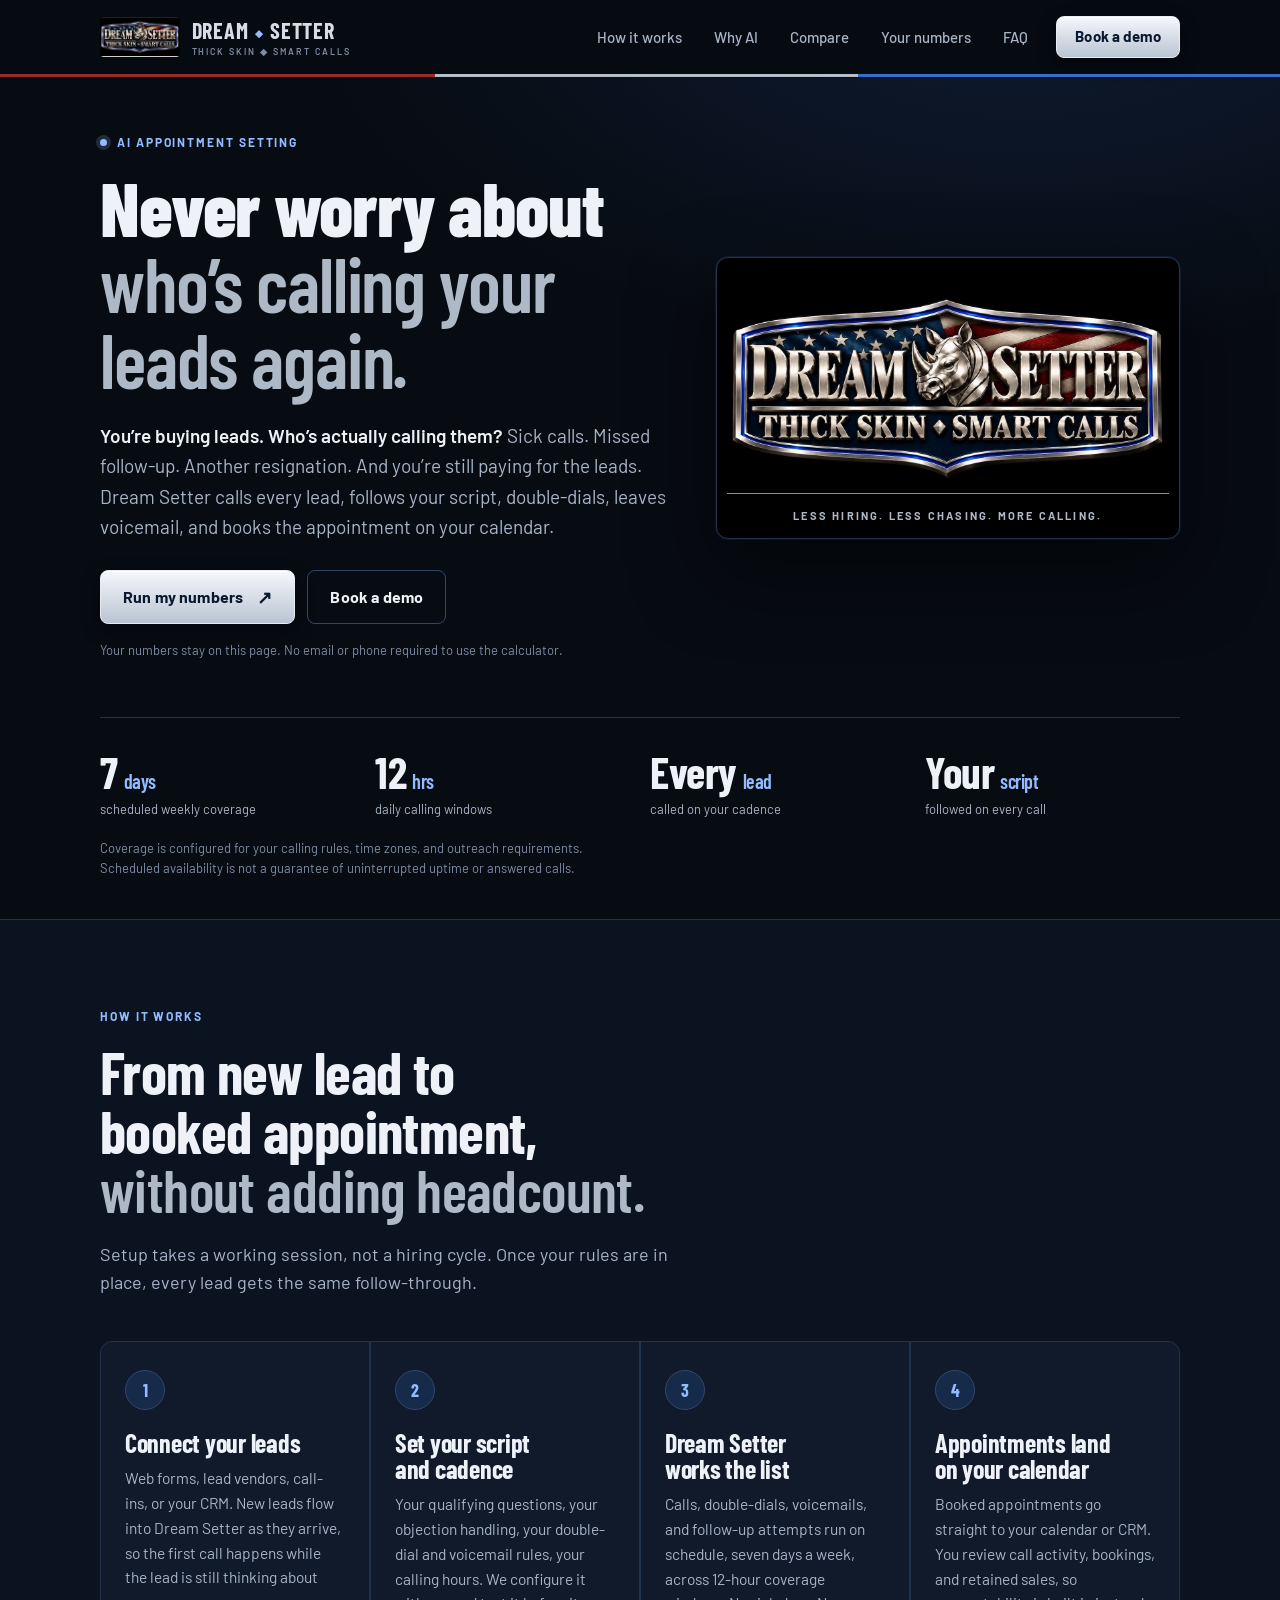
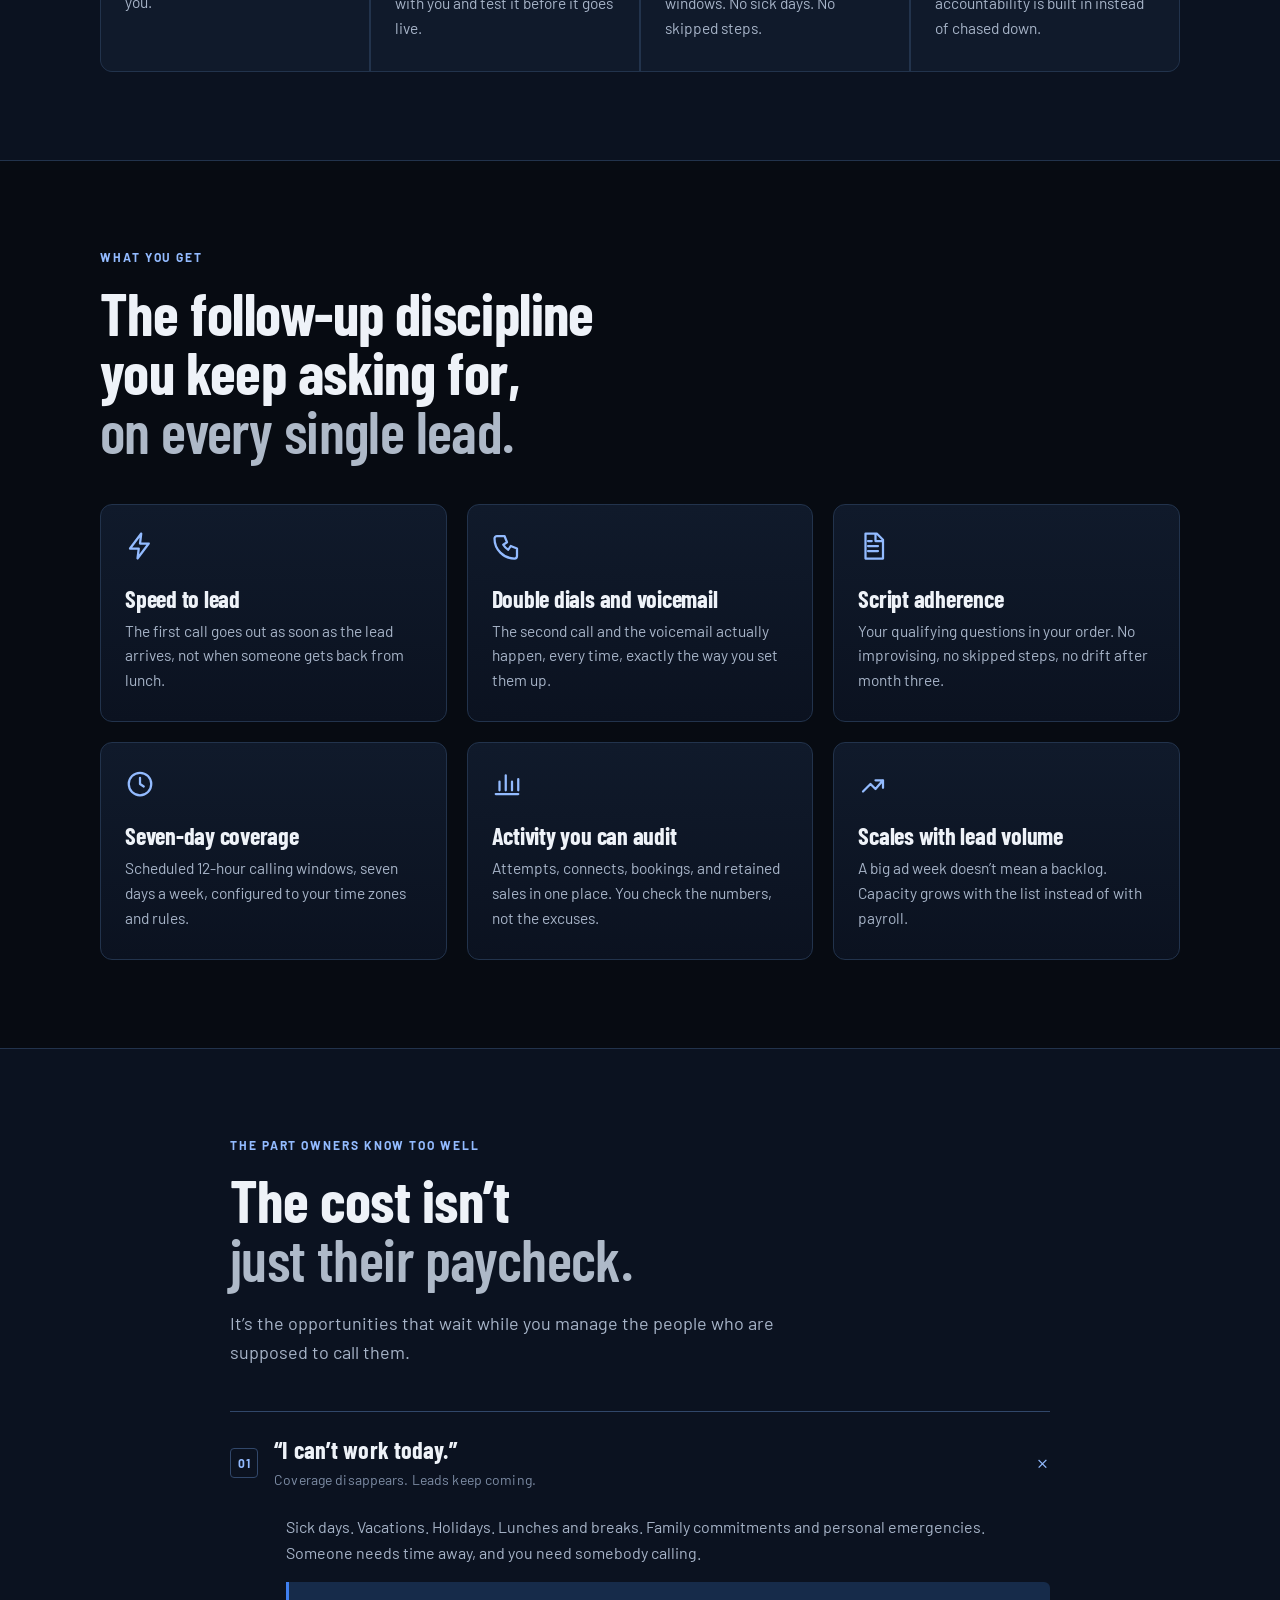
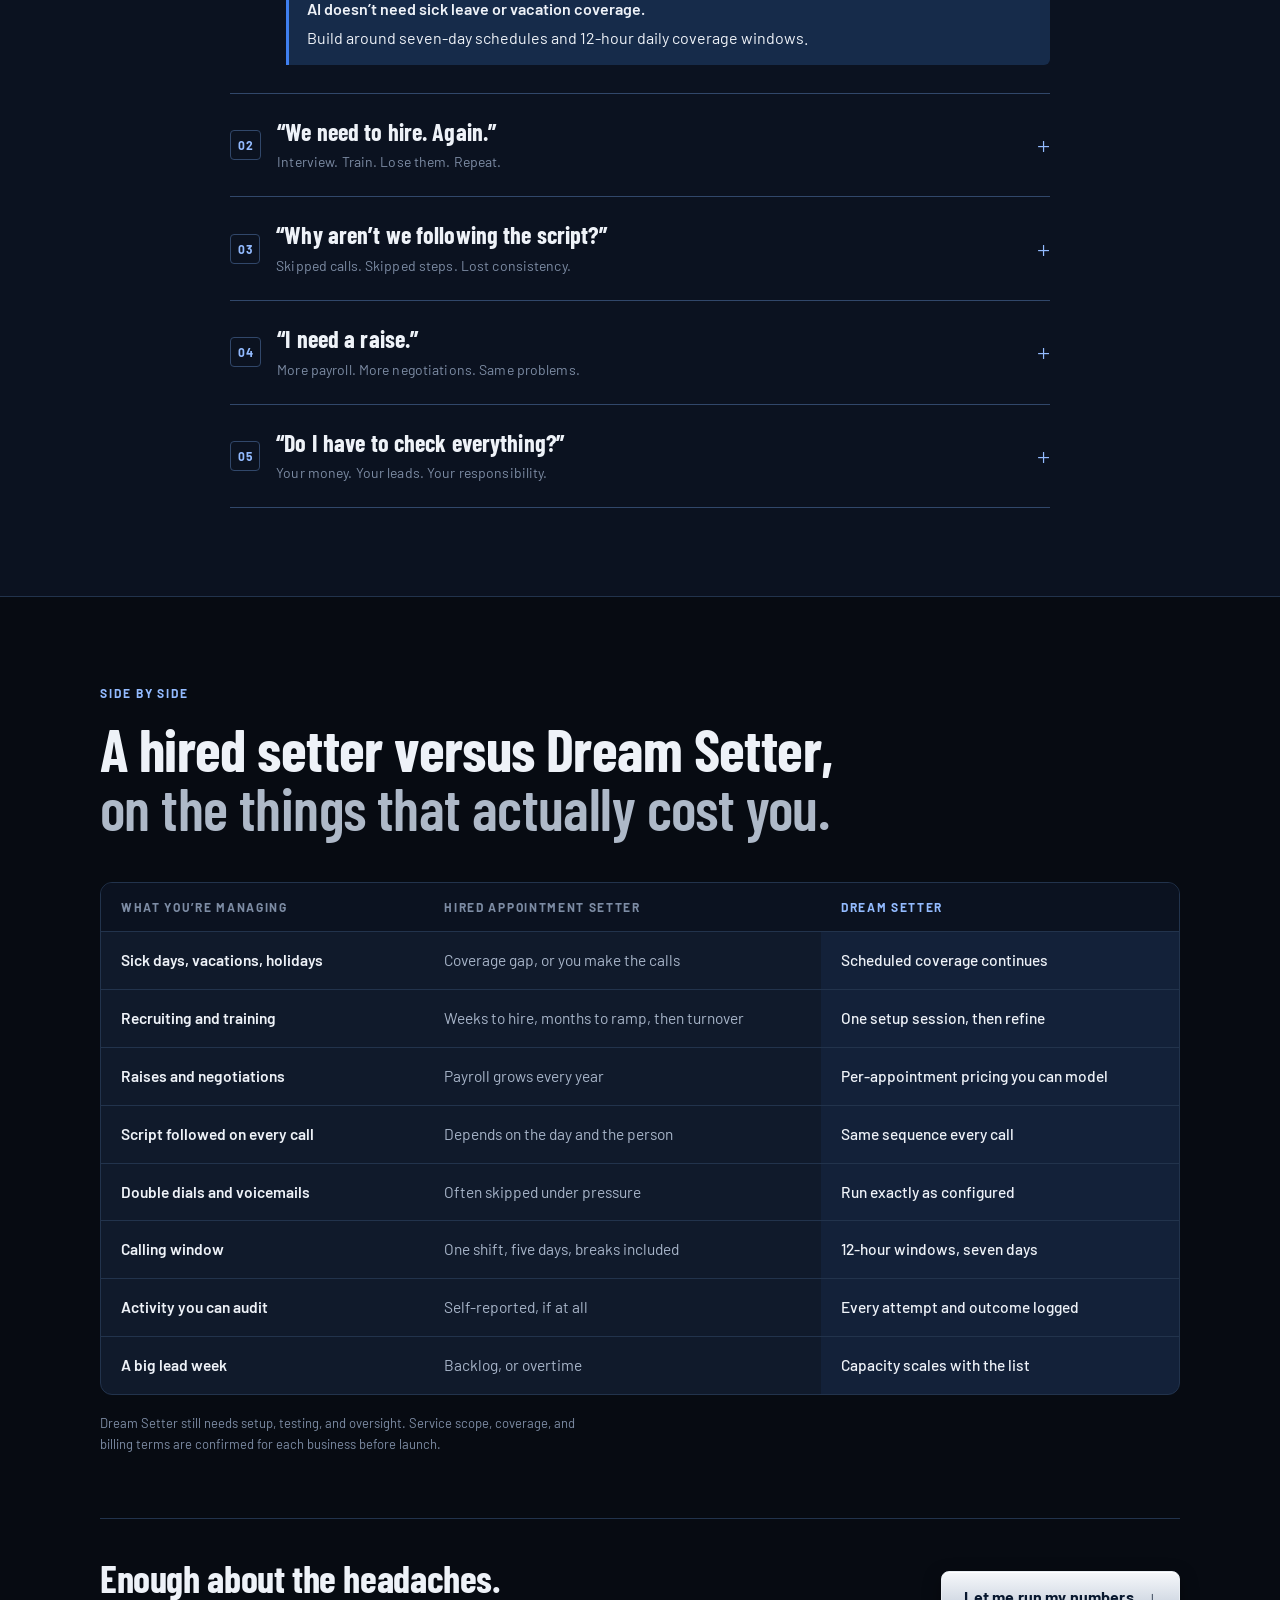
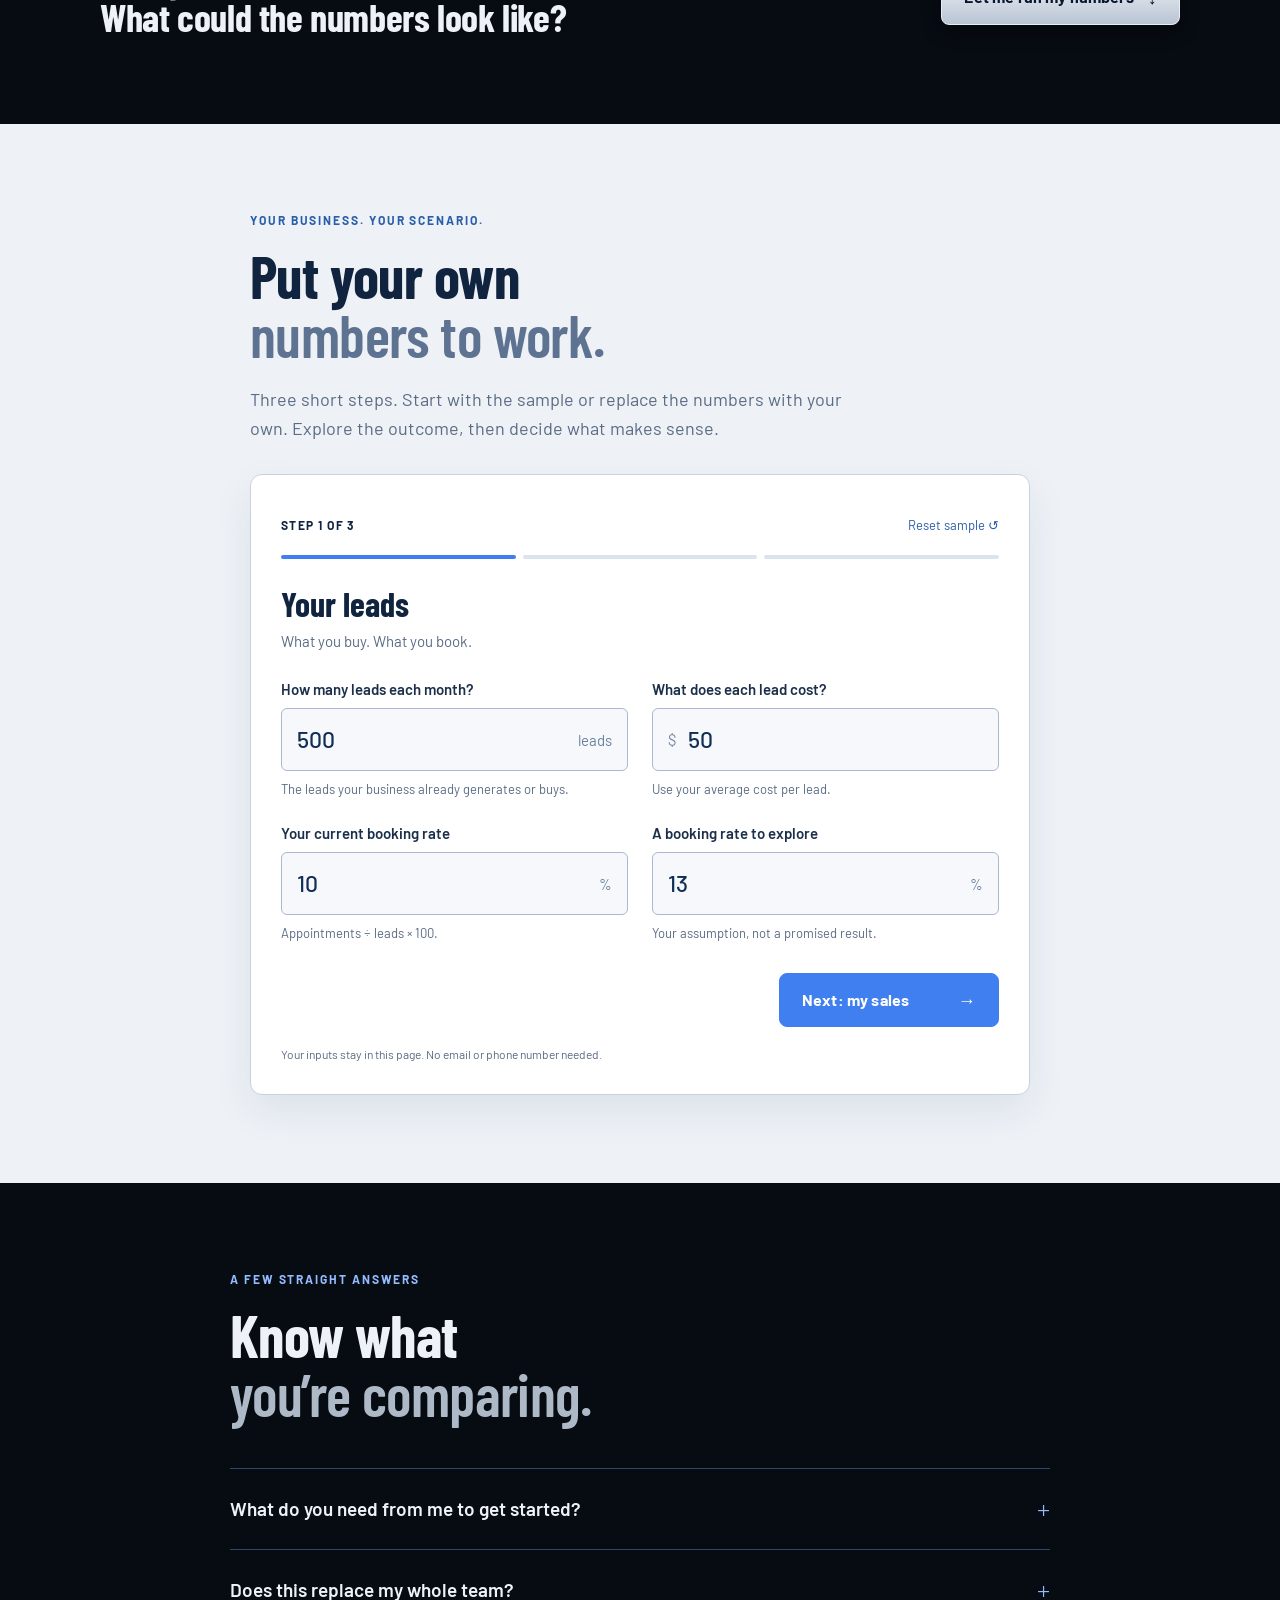
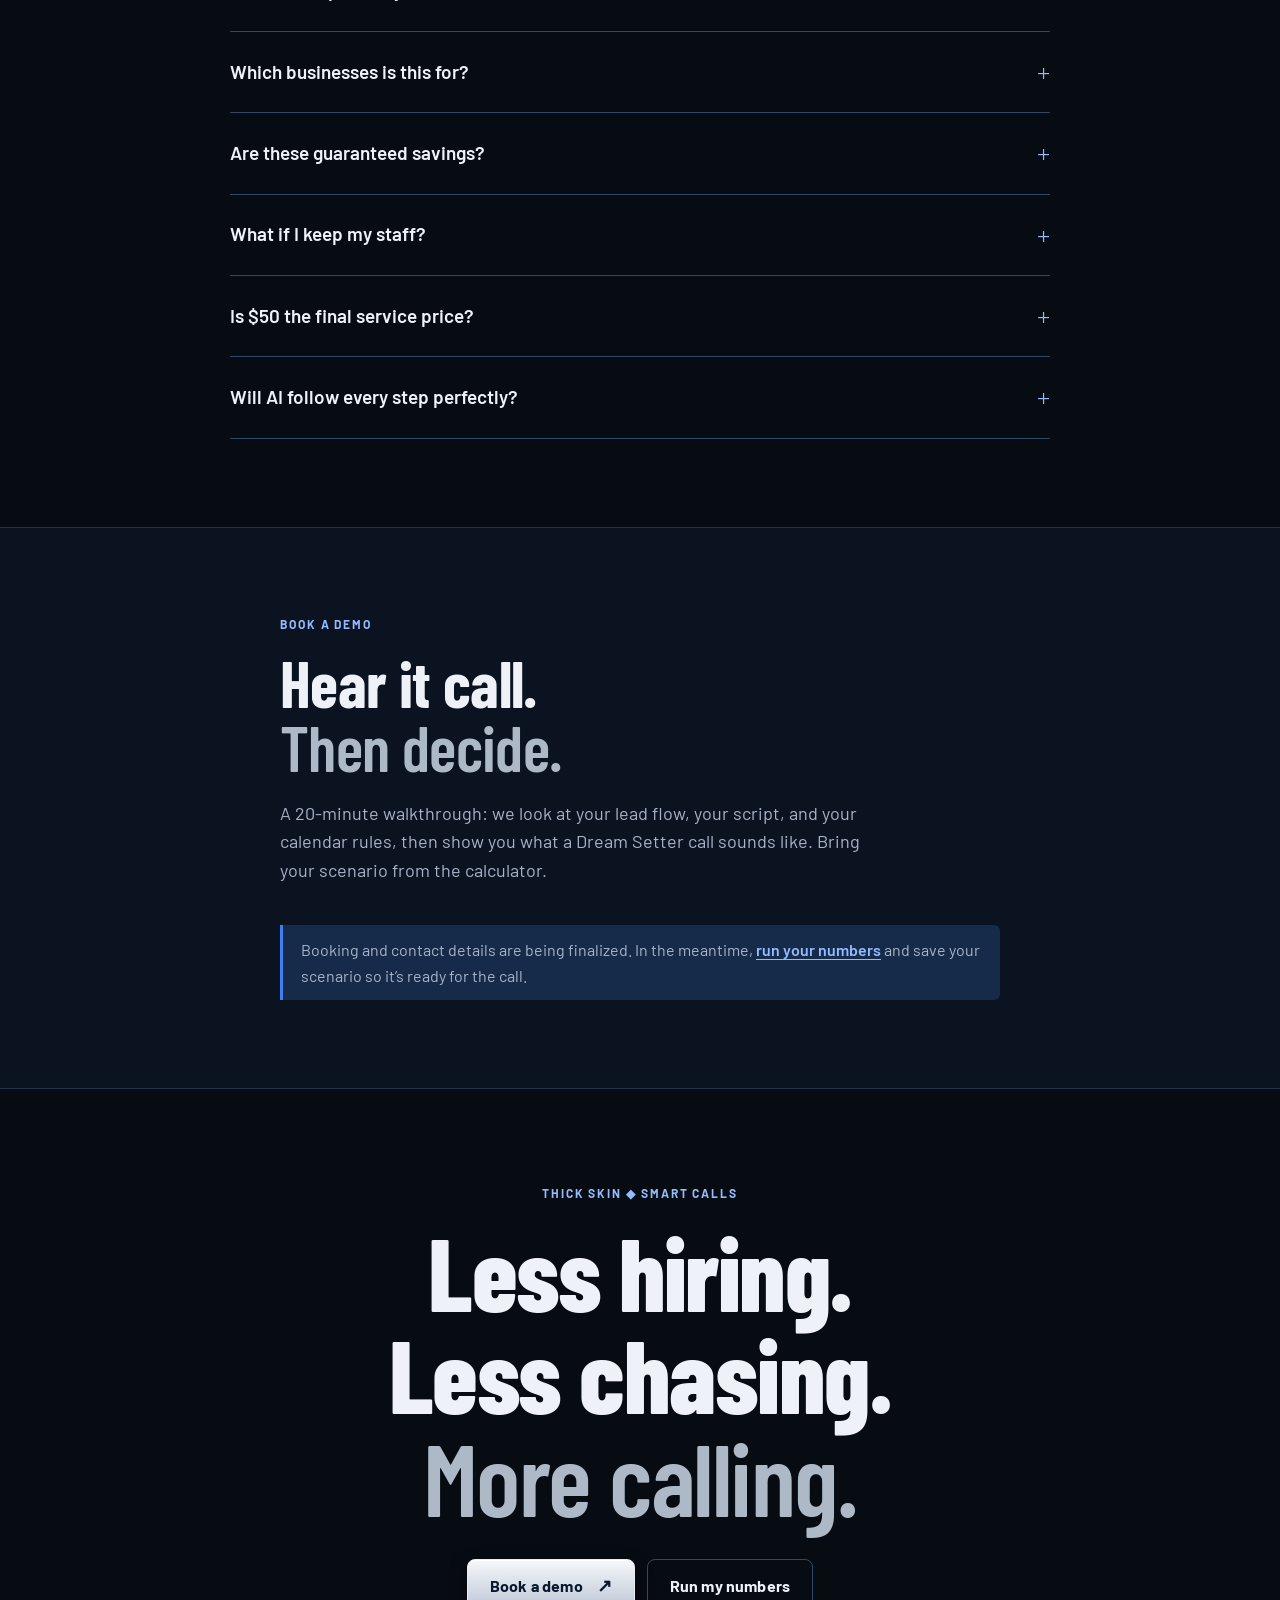
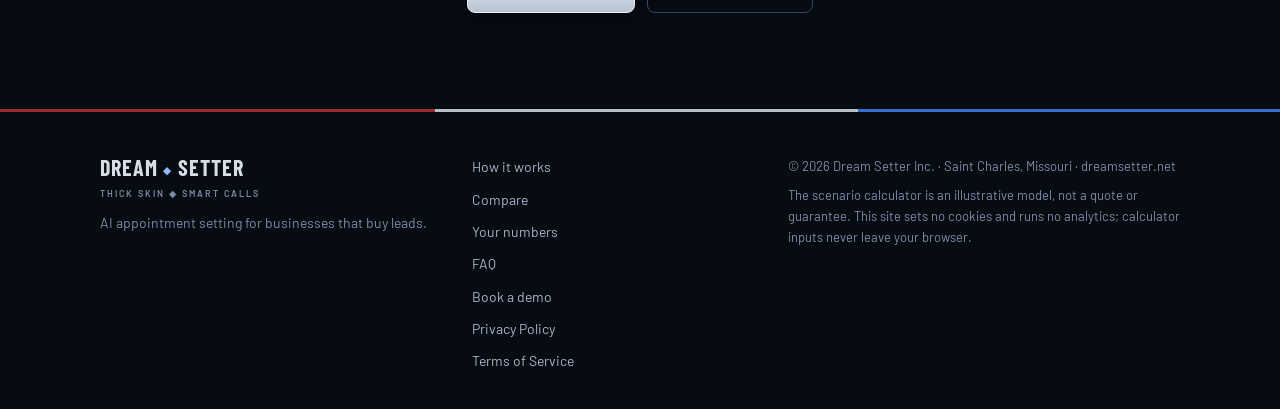
<file: index.html>
<!doctype html>
<html lang="en">
<head>
<meta charset="utf-8">
<meta name="viewport" content="width=device-width,initial-scale=1,viewport-fit=cover">
<meta name="theme-color" content="#070b12">
<title>Dream Setter — AI Appointment Setting</title>
<meta name="description" content="Dream Setter is an AI appointment setter that calls your leads, follows your script, double-dials, leaves voicemail, and books appointments on a seven-day, 12-hour coverage schedule. Run your own numbers.">
<link rel="canonical" href="https://dreamsetter.net/">
<meta property="og:type" content="website">
<meta property="og:url" content="https://dreamsetter.net/">
<meta property="og:site_name" content="Dream Setter">
<meta property="og:title" content="Never worry about who’s calling your leads again | Dream Setter">
<meta property="og:description" content="AI appointment setting that works your leads seven days a week. Less hiring. Less chasing. More calling.">
<meta property="og:image" content="https://dreamsetter.net/assets/og-image.jpg">
<meta property="og:image:width" content="1200">
<meta property="og:image:height" content="630">
<meta name="twitter:card" content="summary_large_image">
<link rel="icon" href="assets/favicon.png" type="image/png">
<link rel="apple-touch-icon" href="assets/apple-touch-icon.png">
<link rel="preconnect" href="https://fonts.googleapis.com">
<link rel="preconnect" href="https://fonts.gstatic.com" crossorigin>
<link rel="stylesheet" href="https://fonts.googleapis.com/css2?family=Barlow+Condensed:wght@600;700;800&family=Barlow:ital,wght@0,400;0,500;0,600;1,400&display=swap">
<link rel="stylesheet" href="styles.css">
<script src="site-config.js" defer></script>
<script src="model.js" defer></script>
<script src="app.js" defer></script>
<script src="site.js" defer></script>
<script type="application/ld+json">
{"@context":"https://schema.org","@type":"Organization","name":"Dream Setter","legalName":"Dream Setter Inc.","url":"https://dreamsetter.net/","logo":"https://dreamsetter.net/assets/dreamsetter-logo.jpg","slogan":"Thick Skin. Smart Calls.","description":"AI appointment setting for businesses that buy leads.","foundingDate":"2026-10-19","founder":{"@type":"Person","name":"Jack Hogrebe"},"address":{"@type":"PostalAddress","streetAddress":"1040 Pike St","addressLocality":"Saint Charles","addressRegion":"MO","postalCode":"63301","addressCountry":"US"}}
</script>
</head>
<body>
<a class="skip-link" href="#main">Skip to content</a>

<header class="site-header" id="top">
  <div class="wrap header-inner">
    <a href="#top" class="brand" aria-label="Dream Setter home">
      <img src="assets/dreamsetter-logo.jpg" width="1320" height="664" alt="" class="brand-badge" aria-hidden="true">
      <span class="brand-text">Dream<i aria-hidden="true">◆</i>Setter<small>Thick Skin ◆ Smart Calls</small></span>
    </a>
    <button class="nav-toggle" id="nav-toggle" aria-expanded="false" aria-controls="site-nav" aria-label="Open menu"><span></span><span></span><span></span></button>
    <nav class="site-nav" id="site-nav" aria-label="Main">
      <a href="#how-it-works">How it works</a>
      <a href="#frustrations">Why AI</a>
      <a href="#compare">Compare</a>
      <a href="#calculator">Your numbers</a>
      <a href="#questions">FAQ</a>
      <a href="#contact" class="button primary nav-cta">Book a demo</a>
    </nav>
  </div>
  <div class="stripe" aria-hidden="true"></div>
</header>

<main id="main">

<!-- HERO -->
<section class="hero" id="home">
  <div class="wrap hero-grid">
    <div class="hero-copy">
      <p class="eyebrow"><span class="dot"></span>AI appointment setting</p>
      <h1>Never worry about<br><span>who’s calling your leads again.</span></h1>
      <p class="hero-intro"><strong>You’re buying leads. Who’s actually calling them?</strong> Sick calls. Missed follow-up. Another resignation. And you’re still paying for the leads. Dream Setter calls every lead, follows your script, double-dials, leaves voicemail, and books the appointment on your calendar.</p>
      <div class="hero-actions">
        <a class="button primary" href="#calculator">Run my numbers <span aria-hidden="true">↗</span></a>
        <a class="button secondary" href="#contact">Book a demo</a>
      </div>
      <p class="micro">Your numbers stay on this page. No email or phone required to use the calculator.</p>
    </div>
    <div class="hero-brand">
      <img src="assets/dreamsetter-logo.jpg" width="1320" height="664" alt="Dream Setter badge: a chrome rhinoceros on a stars-and-stripes shield. Thick Skin, Smart Calls." fetchpriority="high">
      <p>Less hiring. Less chasing. More calling.</p>
    </div>
  </div>
  <div class="wrap">
    <ul class="proof-strip" aria-label="Coverage at a glance">
      <li><strong>7<span>days</span></strong><small>scheduled weekly coverage</small></li>
      <li><strong>12<span>hrs</span></strong><small>daily calling windows</small></li>
      <li><strong>Every<span>lead</span></strong><small>called on your cadence</small></li>
      <li><strong>Your<span>script</span></strong><small>followed on every call</small></li>
    </ul>
    <p class="fine-print">Coverage is configured for your calling rules, time zones, and outreach requirements. Scheduled availability is not a guarantee of uninterrupted uptime or answered calls.</p>
  </div>
</section>

<!-- HOW IT WORKS -->
<section class="section how" id="how-it-works">
  <div class="wrap">
    <div class="section-head">
      <p class="eyebrow">How it works</p>
      <h2>From new lead to booked appointment,<br><span>without adding headcount.</span></h2>
      <p class="section-copy">Setup takes a working session, not a hiring cycle. Once your rules are in place, every lead gets the same follow-through.</p>
    </div>
    <ol class="steps">
      <li>
        <span class="step-num">1</span>
        <h3>Connect your leads</h3>
        <p>Web forms, lead vendors, call-ins, or your CRM. New leads flow into Dream Setter as they arrive, so the first call happens while the lead is still thinking about you.</p>
      </li>
      <li>
        <span class="step-num">2</span>
        <h3>Set your script and cadence</h3>
        <p>Your qualifying questions, your objection handling, your double-dial and voicemail rules, your calling hours. We configure it with you and test it before it goes live.</p>
      </li>
      <li>
        <span class="step-num">3</span>
        <h3>Dream Setter works the list</h3>
        <p>Calls, double-dials, voicemails, and follow-up attempts run on schedule, seven days a week, across 12-hour coverage windows. No sick days. No skipped steps.</p>
      </li>
      <li>
        <span class="step-num">4</span>
        <h3>Appointments land on your calendar</h3>
        <p>Booked appointments go straight to your calendar or CRM. You review call activity, bookings, and retained sales, so accountability is built in instead of chased down.</p>
      </li>
    </ol>
  </div>
</section>

<!-- FEATURES -->
<section class="section features" id="features">
  <div class="wrap">
    <div class="section-head">
      <p class="eyebrow">What you get</p>
      <h2>The follow-up discipline you keep asking for,<br><span>on every single lead.</span></h2>
    </div>
    <div class="feature-grid">
      <article class="feature">
        <svg class="feature-icon" viewBox="0 0 24 24" aria-hidden="true"><path d="M13 2 4 14h7l-1 8 9-12h-7l1-8Z"/></svg>
        <h3>Speed to lead</h3>
        <p>The first call goes out as soon as the lead arrives, not when someone gets back from lunch.</p>
      </article>
      <article class="feature">
        <svg class="feature-icon" viewBox="0 0 24 24" aria-hidden="true"><path d="M4 4h6l2 5-3 2a11 11 0 0 0 4 4l2-3 5 2v6a2 2 0 0 1-2 2A16 16 0 0 1 2 6a2 2 0 0 1 2-2Z"/></svg>
        <h3>Double dials and voicemail</h3>
        <p>The second call and the voicemail actually happen, every time, exactly the way you set them up.</p>
      </article>
      <article class="feature">
        <svg class="feature-icon" viewBox="0 0 24 24" aria-hidden="true"><path d="M6 2h9l5 5v15H6Zm8 1v5h5M8 12h8M8 16h8M8 8h3"/></svg>
        <h3>Script adherence</h3>
        <p>Your qualifying questions in your order. No improvising, no skipped steps, no drift after month three.</p>
      </article>
      <article class="feature">
        <svg class="feature-icon" viewBox="0 0 24 24" aria-hidden="true"><circle cx="12" cy="12" r="9"/><path d="M12 7v5l3 2"/></svg>
        <h3>Seven-day coverage</h3>
        <p>Scheduled 12-hour calling windows, seven days a week, configured to your time zones and rules.</p>
      </article>
      <article class="feature">
        <svg class="feature-icon" viewBox="0 0 24 24" aria-hidden="true"><path d="M3 20h18M6 17V10M11 17V5M16 17v-7M21 17V8"/></svg>
        <h3>Activity you can audit</h3>
        <p>Attempts, connects, bookings, and retained sales in one place. You check the numbers, not the excuses.</p>
      </article>
      <article class="feature">
        <svg class="feature-icon" viewBox="0 0 24 24" aria-hidden="true"><path d="M4 18 10 12l4 4 6-7M14 9h6v6"/></svg>
        <h3>Scales with lead volume</h3>
        <p>A big ad week doesn’t mean a backlog. Capacity grows with the list instead of with payroll.</p>
      </article>
    </div>
  </div>
</section>

<!-- PAIN POINTS -->
<section class="section pain-section" id="frustrations">
  <div class="wrap pain-wrap">
    <div class="section-head">
      <p class="eyebrow">The part owners know too well</p>
      <h2>The cost isn’t<br><span>just their paycheck.</span></h2>
      <p class="section-copy">It’s the opportunities that wait while you manage the people who are supposed to call them.</p>
    </div>
    <div class="pain-list">
      <details open><summary><span class="pain-icon" aria-hidden="true">01</span><span>“I can’t work today.”<small>Coverage disappears. Leads keep coming.</small></span><b aria-hidden="true">+</b></summary><div class="pain-body"><p>Sick days. Vacations. Holidays. Lunches and breaks. Family commitments and personal emergencies. Someone needs time away, and you need somebody calling.</p><p class="answer"><strong>AI doesn’t need sick leave or vacation coverage.</strong> Build around seven-day schedules and 12-hour daily coverage windows.</p></div></details>
      <details><summary><span class="pain-icon" aria-hidden="true">02</span><span>“We need to hire. Again.”<small>Interview. Train. Lose them. Repeat.</small></span><b aria-hidden="true">+</b></summary><div class="pain-body"><p>Sorting applicants. Interviews that eat your day. Months of training. Then they quit, and you are back at the beginning. Your time has a cost, too.</p><p class="answer"><strong>Build a process you can keep improving.</strong> Reduce the recruiting and retraining cycle around appointment setting.</p></div></details>
      <details><summary><span class="pain-icon" aria-hidden="true">03</span><span>“Why aren’t we following the script?”<small>Skipped calls. Skipped steps. Lost consistency.</small></span><b aria-hidden="true">+</b></summary><div class="pain-body"><p>The script gets ignored. Double dials don’t happen. Voicemails get skipped. Follow-up is inconsistent, and angry customers become another reason not to pick up the phone.</p><p class="answer"><strong>Your script. Your cadence. Your standards.</strong> Configure the sequence, then review call activity to check the work is actually happening.</p></div></details>
      <details><summary><span class="pain-icon" aria-hidden="true">04</span><span>“I need a raise.”<small>More payroll. More negotiations. Same problems.</small></span><b aria-hidden="true">+</b></summary><div class="pain-body"><p>Raises, bonuses, scheduling negotiations, and the cost of filling coverage gaps. It gets expensive before the next appointment is even booked.</p><p class="answer"><strong>AI doesn’t negotiate a salary.</strong> Compare the service fees with the staffing costs your business could actually remove.</p></div></details>
      <details><summary><span class="pain-icon" aria-hidden="true">05</span><span>“Do I have to check everything?”<small>Your money. Your leads. Your responsibility.</small></span><b aria-hidden="true">+</b></summary><div class="pain-body"><p>Complacency sets in. Urgency fades. You care because it is your money on the line. You shouldn’t have to keep reminding someone why follow-up matters.</p><p class="answer"><strong>Make accountability part of the workflow.</strong> Review activity, bookings, and retained sales. AI still needs setup and oversight; consistency should be measurable.</p></div></details>
    </div>
  </div>
</section>

<!-- COMPARE -->
<section class="section compare" id="compare">
  <div class="wrap">
    <div class="section-head">
      <p class="eyebrow">Side by side</p>
      <h2>A hired setter versus Dream Setter,<br><span>on the things that actually cost you.</span></h2>
    </div>
    <div class="table-scroll">
      <table class="compare-table">
        <thead><tr><th scope="col">What you’re managing</th><th scope="col">Hired appointment setter</th><th scope="col" class="is-ds">Dream Setter</th></tr></thead>
        <tbody>
          <tr><th scope="row">Sick days, vacations, holidays</th><td>Coverage gap, or you make the calls</td><td class="is-ds">Scheduled coverage continues</td></tr>
          <tr><th scope="row">Recruiting and training</th><td>Weeks to hire, months to ramp, then turnover</td><td class="is-ds">One setup session, then refine</td></tr>
          <tr><th scope="row">Raises and negotiations</th><td>Payroll grows every year</td><td class="is-ds">Per-appointment pricing you can model</td></tr>
          <tr><th scope="row">Script followed on every call</th><td>Depends on the day and the person</td><td class="is-ds">Same sequence every call</td></tr>
          <tr><th scope="row">Double dials and voicemails</th><td>Often skipped under pressure</td><td class="is-ds">Run exactly as configured</td></tr>
          <tr><th scope="row">Calling window</th><td>One shift, five days, breaks included</td><td class="is-ds">12-hour windows, seven days</td></tr>
          <tr><th scope="row">Activity you can audit</th><td>Self-reported, if at all</td><td class="is-ds">Every attempt and outcome logged</td></tr>
          <tr><th scope="row">A big lead week</th><td>Backlog, or overtime</td><td class="is-ds">Capacity scales with the list</td></tr>
        </tbody>
      </table>
    </div>
    <p class="fine-print">Dream Setter still needs setup, testing, and oversight. Service scope, coverage, and billing terms are confirmed for each business before launch.</p>
    <div class="bridge">
      <h3>Enough about the headaches.<br>What could the numbers look like?</h3>
      <a href="#calculator" class="button primary">Let me run my numbers <span aria-hidden="true">↓</span></a>
    </div>
  </div>
</section>

<!-- CALCULATOR (markup and IDs are relied on by app.js; keep structure) -->
<section class="calculator-section" id="calculator"><div class="wrap calculator-wrap"><p class="eyebrow">Your business. Your scenario.</p><h2>Put your own<br><span>numbers to work.</span></h2><p class="section-copy">Three short steps. Start with the sample or replace the numbers with your own. Explore the outcome, then decide what makes sense.</p>
<div class="wizard-shell"><form id="scenario-form" novalidate><div class="wizard-heading"><span id="step-counter">STEP 1 OF 3</span><button type="reset" class="reset-button">Reset sample ↺</button></div><div class="step-progress" aria-hidden="true"><i class="active"></i><i></i><i></i></div><div id="step-announcement" class="sr-only" aria-live="polite"></div>
<fieldset class="step-panel" data-step="0"><legend>Your leads</legend><p class="step-description">What you buy. What you book.</p><div class="field-grid"><div class="field"><label for="leads">How many leads each month?</label><div class="input-shell"><input type="number" id="leads" name="leads" value="500" min="1" max="1000000" step="1" inputmode="decimal" required aria-describedby="leads-help"><span aria-hidden="true">leads</span></div><small id="leads-help">The leads your business already generates or buys.</small></div><div class="field"><label for="cpl">What does each lead cost?</label><div class="input-shell"><span aria-hidden="true">$</span><input type="number" id="cpl" name="cpl" value="50" min="0" max="100000" step="0.01" inputmode="decimal" required aria-describedby="cpl-help"></div><small id="cpl-help">Use your average cost per lead.</small></div><div class="field"><label for="currentRate">Your current booking rate</label><div class="input-shell"><input type="number" id="currentRate" name="currentRate" value="10" min="0.1" max="100" step="0.1" inputmode="decimal" required aria-describedby="currentRate-help"><span aria-hidden="true">%</span></div><small id="currentRate-help">Appointments ÷ leads × 100.</small></div><div class="field"><label for="targetRate">A booking rate to explore</label><div class="input-shell"><input type="number" id="targetRate" name="targetRate" value="13" min="0" max="100" step="0.1" inputmode="decimal" required aria-describedby="targetRate-help"><span aria-hidden="true">%</span></div><small id="targetRate-help">Your assumption, not a promised result.</small></div></div></fieldset><fieldset class="step-panel" data-step="1" hidden><legend>Your sales</legend><p class="step-description">What a booked appointment is worth.</p><div class="field-grid"><div class="field"><label for="netRate">What % of bookings become net sales?</label><div class="input-shell"><input type="number" id="netRate" name="netRate" value="25" min="0.1" max="100" step="0.1" inputmode="decimal" required aria-describedby="netRate-help"><span aria-hidden="true">%</span></div><small id="netRate-help">Retained sales after cancellations and financing fallout.</small></div><div class="field"><label for="saleValue">What is your average sale?</label><div class="input-shell"><span aria-hidden="true">$</span><input type="number" id="saleValue" name="saleValue" value="10000" min="1" max="10000000" step="1" inputmode="decimal" required aria-describedby="saleValue-help"></div><small id="saleValue-help">Average revenue from one retained sale.</small></div><div class="field"><label for="profitRate">Baseline profit allowance</label><div class="input-shell"><input type="number" id="profitRate" name="profitRate" value="10" min="0" max="100" step="0.1" inputmode="decimal" required aria-describedby="profitRate-help"><span aria-hidden="true">%</span></div><small id="profitRate-help">After your original marketing cost per sale. Staffing changes are counted separately.</small></div></div></fieldset><fieldset class="step-panel" data-step="2" hidden><legend>Your costs</legend><p class="step-description">Only count savings you can actually keep.</p><div class="field-grid"><div class="field"><label for="staffRemoved">Monthly staffing cost you could remove</label><div class="input-shell"><span aria-hidden="true">$</span><input type="number" id="staffRemoved" name="staffRemoved" value="6450" min="0" max="10000000" step="1" inputmode="decimal" required aria-describedby="staffRemoved-help"></div><small id="staffRemoved-help">Only include costs that would actually go away.</small><button type="button" class="inline-button" id="keep-staff">Keeping your team? Use $0</button></div><div class="field"><label for="aiFee">Example AI fee per appointment</label><div class="input-shell"><span aria-hidden="true">$</span><input type="number" id="aiFee" name="aiFee" value="50" min="0" max="100000" step="0.01" inputmode="decimal" required aria-describedby="aiFee-help"></div><small id="aiFee-help">Charged on ALL modeled appointments. Illustrative pricing; final terms need confirmation.</small></div><div class="field"><label for="extraCosts">Other added monthly costs</label><div class="input-shell"><span aria-hidden="true">$</span><input type="number" id="extraCosts" name="extraCosts" value="0" min="0" max="10000000" step="1" inputmode="decimal" required aria-describedby="extraCosts-help"></div><small id="extraCosts-help">Include oversight, usage, integrations, and other new costs.</small></div></div></fieldset><p id="input-error" role="alert" hidden></p><div class="wizard-actions"><button type="button" id="previous-step" class="button secondary" hidden>← Back</button><button type="button" id="next-step" class="button primary">Next: my sales <span aria-hidden="true">→</span></button><button type="submit" id="calculate-button" class="button primary" hidden>Show my scenario <span aria-hidden="true">↗</span></button></div><p class="privacy-note">Your inputs stay in this page. No email or phone number needed.</p></form></div>
<section class="result-section" id="result-section" hidden aria-label="Your scenario results"><div class="result-heading"><div><p class="eyebrow">Here’s your scenario</p><h3>The numbers.<br>With the assumptions visible.</h3></div><button type="button" class="edit-button" data-edit="0">Edit my numbers ↗</button></div>
<div class="calculator-results" id="results" aria-live="polite" aria-atomic="true" tabindex="-1">
  <span class="small-label">Your scenario • estimated monthly change</span>
  <div class="result-total" id="monthly-result">$14,450</div>
  <p class="result-caption" id="result-caption">potential monthly improvement</p>
  <p class="annual-result"><strong id="annual-result">$173,400</strong> annualized, if sustained</p>
  <div class="result-divider"></div>
  <div class="result-line"><span>Marketing cost improvement <button class="info-button" type="button" aria-label="Explain marketing cost improvement" data-explain>i</button></span><strong id="marketing-gain">$7,500</strong></div>
  <div class="result-line"><span>Added profit allowance</span><strong id="profit-gain">$3,750</strong></div>
  <div class="result-line"><span>Staffing removed, less AI fee</span><strong id="staff-gain">$3,200</strong></div>
  <div class="result-line"><span>Other added costs</span><strong id="extra-cost-result">$0</strong></div>
  <div class="mini-metrics"><div><span>Extra appointments</span><strong id="extra-bookings">+15</strong></div><div><span>Extra net sales</span><strong id="extra-sales">+3.75</strong></div></div>
  <div class="cps-note"><span>Marketing cost per net sale</span><div><s id="old-cps">$2,000</s><span aria-hidden="true"> → </span><strong id="new-cps">$1,538.46</strong></div></div>
  <p class="fine-print">Scenario only. Not a quote, forecast, or guaranteed result. Before taxes. Displayed amounts are rounded. Staffing savings include only the amount entered as removable. No reduction in marketing spend is assumed.</p>
</div>
<div class="comparison-box"><h4>Your monthly before &amp; after</h4><div class="comparison-row comparison-labels"><span></span><span>Current</span><span>Scenario</span></div><div class="comparison-row"><span>Appointments</span><strong id="before-bookings">50</strong><strong id="after-bookings">65</strong></div><div class="comparison-row"><span>Retained sales</span><strong id="before-sales">12.5</strong><strong id="after-sales">16.25</strong></div><p id="monthly-spend-note">Marketing spend stays at $25,000 per month.</p><p id="scenario-assumptions"></p></div><div class="result-actions"><button class="button primary" type="button" id="copy-scenario">Copy my numbers <span aria-hidden="true">↗</span></button><button class="button secondary" type="button" id="download-scenario">Download my scenario <span aria-hidden="true">↓</span></button></div><p id="download-status" role="status"></p>
<details class="math-details" id="math-details"><summary>See the math behind the model <span aria-hidden="true">+</span></summary><div class="math-content"><p><strong>Appointments</strong> = leads × booking rate. <strong>Net sales</strong> = appointments × booked-to-net-sale rate. <strong>Marketing cost per sale</strong> = monthly marketing spend ÷ net sales.</p><p>The profit allowance assumes your baseline margin already deducts your original marketing cost per sale. With marketing spend held fixed, the model adds the resulting marketing efficiency once, plus the baseline profit allowance on added revenue. It then adds only the staffing costs you remove and subtracts the AI fee on all modeled appointments and any extra costs.</p><p>At the default values: $7,500 marketing improvement + $3,750 additional profit allowance + $6,450 staffing removed − $3,250 AI fees = <strong>$14,450 per month</strong>. This is equivalent to $37,500 additional revenue × 30% before-marketing allowance + $3,200 net staffing savings. These are two ways to calculate the same benefit; do not add them together.</p><p>If you keep all current staff, the default example becomes <strong>$8,000 per month</strong>. Costs, conversion rates, service scope, and billing terms must be confirmed for your business.</p></div></details>
<p class="result-next">Like what you see? <a href="#contact">Book a demo</a> and bring these numbers with you.</p>
</section><noscript><p class="fine-print">Enable JavaScript to move through the calculator and create your own scenario.</p></noscript></div></section>

<!-- FAQ -->
<section class="section questions" id="questions">
  <div class="wrap questions-wrap">
    <div class="section-head">
      <p class="eyebrow">A few straight answers</p>
      <h2>Know what<br><span>you’re comparing.</span></h2>
    </div>
    <details><summary>What do you need from me to get started? <span>+</span></summary><p>Your lead source, your qualifying questions and script, the calendar or CRM where appointments should land, and the hours and days you want calls made. Setup is a working session with your team, followed by test calls before anything goes live.</p></details>
    <details><summary>Does this replace my whole team? <span>+</span></summary><p>That is your call. Many businesses keep their closers and let Dream Setter handle first contact, double dials, voicemail, and follow-up. The calculator lets you model either choice: enter the staffing cost you would actually remove, or $0 to keep everyone.</p></details>
    <details><summary>Which businesses is this for? <span>+</span></summary><p>Any business that buys or generates leads and needs them called and booked consistently. The sample numbers model a high-ticket sale with a $10,000 average and a 25% booked-to-net-sale rate; replace them with your own.</p></details>
    <details><summary>Are these guaranteed savings? <span>+</span></summary><p>No. This is an editable model. The sample 13% booking rate is a hypothetical target, not a measured Dream Setter result. Your actual outcome depends on your inputs and execution.</p></details>
    <details><summary>What if I keep my staff? <span>+</span></summary><p>Put $0 in “Monthly staffing cost you could remove.” The model only counts costs that actually go away. Add any oversight or other new costs, too.</p></details>
    <details><summary>Is $50 the final service price? <span>+</span></summary><p>It is the illustrative per-booked-appointment fee used in the example. The model charges it on all scenario appointments. Final pricing, billable-appointment definitions, setup and usage charges are confirmed on your demo call.</p></details>
    <details><summary>Will AI follow every step perfectly? <span>+</span></summary><p>AI needs configuration, testing, and monitoring. Set your script, double-dial behavior, voicemail rules, and schedule, then check the call activity. A clear process and ongoing oversight matter.</p></details>
  </div>
</section>

<!-- CONTACT -->
<section class="section contact" id="contact">
  <div class="wrap contact-grid">
    <div class="contact-copy">
      <p class="eyebrow">Book a demo</p>
      <h2>Hear it call.<br><span>Then decide.</span></h2>
      <p class="section-copy">A 20-minute walkthrough: we look at your lead flow, your script, and your calendar rules, then show you what a Dream Setter call sounds like. Bring your scenario from the calculator.</p>
      <ul class="contact-points" id="contact-points">
        <li id="contact-booking" hidden><span class="contact-label">Book online</span><a id="booking-link" href="#" class="contact-value" target="_blank" rel="noopener">Choose a time</a></li>
        <li id="contact-phone" hidden><span class="contact-label">Call or text</span><a id="phone-link" href="#" class="contact-value"></a></li>
        <li id="contact-email" hidden><span class="contact-label">Email</span><a id="email-link" href="#" class="contact-value"></a></li>
      </ul>
      <p class="contact-pending" id="contact-pending">Booking and contact details are being finalized. In the meantime, <a href="#calculator">run your numbers</a> and save your scenario so it’s ready for the call.</p>
    </div>
    <form class="contact-form" id="contact-form" hidden novalidate>
      <div class="form-row">
        <label for="cf-name">Your name</label>
        <input id="cf-name" name="name" type="text" autocomplete="name" required>
      </div>
      <div class="form-row">
        <label for="cf-company">Company</label>
        <input id="cf-company" name="company" type="text" autocomplete="organization">
      </div>
      <div class="form-row two">
        <div><label for="cf-phone">Phone</label><input id="cf-phone" name="phone" type="tel" autocomplete="tel" inputmode="tel"></div>
        <div><label for="cf-email">Email</label><input id="cf-email" name="email" type="email" autocomplete="email" required></div>
      </div>
      <div class="form-row">
        <label for="cf-leads">Leads per month (roughly)</label>
        <input id="cf-leads" name="leads" type="number" min="0" step="1" inputmode="numeric" placeholder="500">
      </div>
      <div class="form-row">
        <label for="cf-notes">Anything we should know?</label>
        <textarea id="cf-notes" name="notes" rows="3" placeholder="Lead sources, current setup, what’s not working"></textarea>
      </div>
      <div class="form-row consent">
        <input id="cf-consent" name="smsConsent" type="checkbox" value="yes" required>
        <label for="cf-consent">I agree to receive calls and text messages from Dream Setter Inc. about my demo request at the number provided. Message frequency varies. Message and data rates may apply. Reply STOP to opt out or HELP for help. Consent is not a condition of purchase. See our <a href="privacy.html">Privacy Policy</a> and <a href="terms.html">Terms of Service</a>.</label>
      </div>
      <button type="submit" class="button primary" id="cf-submit">Request a demo <span aria-hidden="true">↗</span></button>
      <p class="form-status" id="cf-status" role="status"></p>
      <p class="privacy-note">We use this only to reply to you. No newsletters, no resale.</p>
    </form>
  </div>
</section>

<!-- CLOSING -->
<section class="closing">
  <div class="wrap">
    <p class="eyebrow">Thick Skin ◆ Smart Calls</p>
    <h2>Less hiring.<br>Less chasing.<br><span>More calling.</span></h2>
    <div class="hero-actions center">
      <a href="#contact" class="button primary">Book a demo <span aria-hidden="true">↗</span></a>
      <a href="#calculator" class="button secondary">Run my numbers</a>
    </div>
  </div>
</section>

</main>

<footer class="site-footer">
  <div class="stripe" aria-hidden="true"></div>
  <div class="wrap footer-inner">
    <div class="footer-brand">
      <span class="brand-text">Dream<i aria-hidden="true">◆</i>Setter<small>Thick Skin ◆ Smart Calls</small></span>
      <p>AI appointment setting for businesses that buy leads.</p>
    </div>
    <nav class="footer-nav" aria-label="Footer">
      <a href="#how-it-works">How it works</a>
      <a href="#compare">Compare</a>
      <a href="#calculator">Your numbers</a>
      <a href="#questions">FAQ</a>
      <a href="#contact">Book a demo</a>
      <a href="privacy.html">Privacy Policy</a>
      <a href="terms.html">Terms of Service</a>
    </nav>
    <div class="footer-meta">
      <p>© <span id="year">2026</span> Dream Setter Inc. · Saint Charles, Missouri · dreamsetter.net</p>
      <p>The scenario calculator is an illustrative model, not a quote or guarantee. This site sets no cookies and runs no analytics; calculator inputs never leave your browser.</p>
    </div>
  </div>
</footer>

<div class="mobile-dock" id="mobile-dock"><a href="#calculator" class="button primary" id="dock-link">Build my own scenario <span aria-hidden="true">↗</span></a></div>
<dialog id="summary-dialog"><form method="dialog"><button class="dialog-close" aria-label="Close scenario summary">Close ✕</button></form><h2>Your scenario</h2><p>Select and copy the summary below.</p><textarea id="summary-text" readonly aria-label="Your scenario summary"></textarea></dialog>
</body>
</html>
</file>
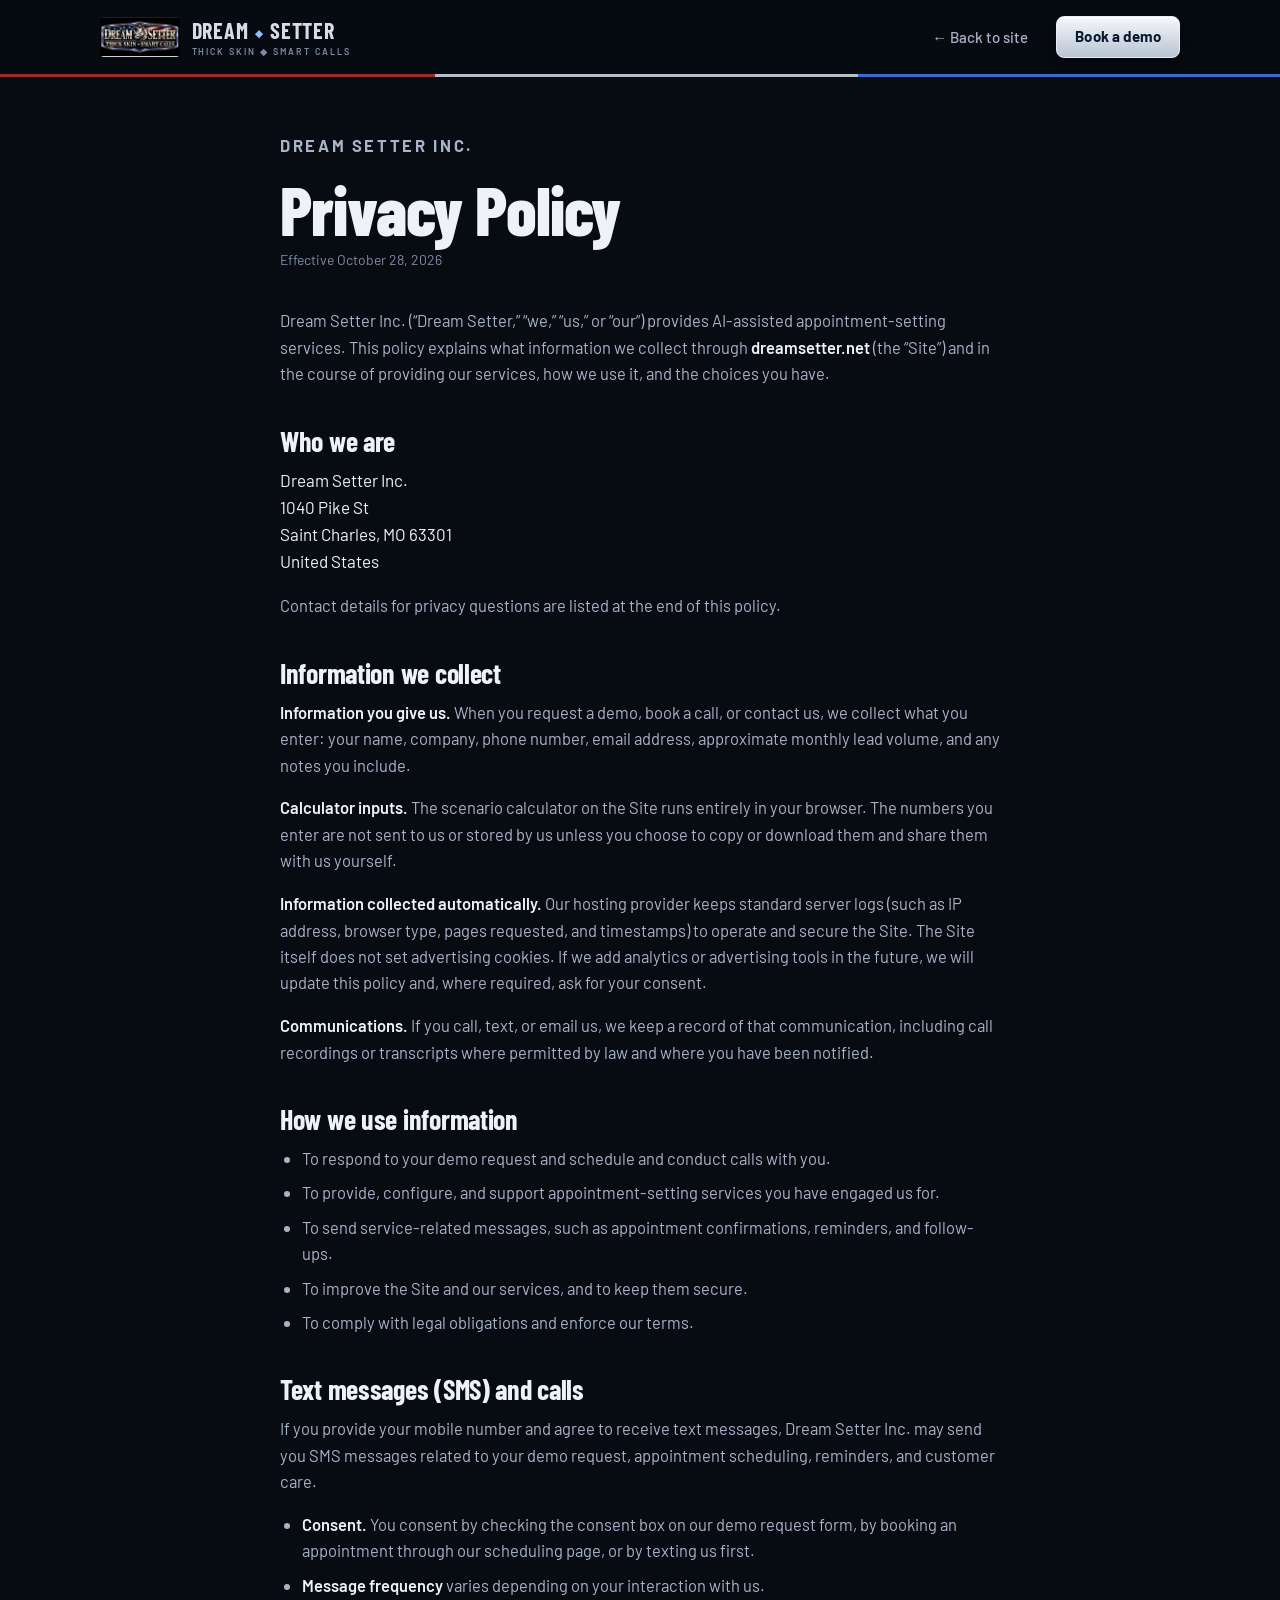
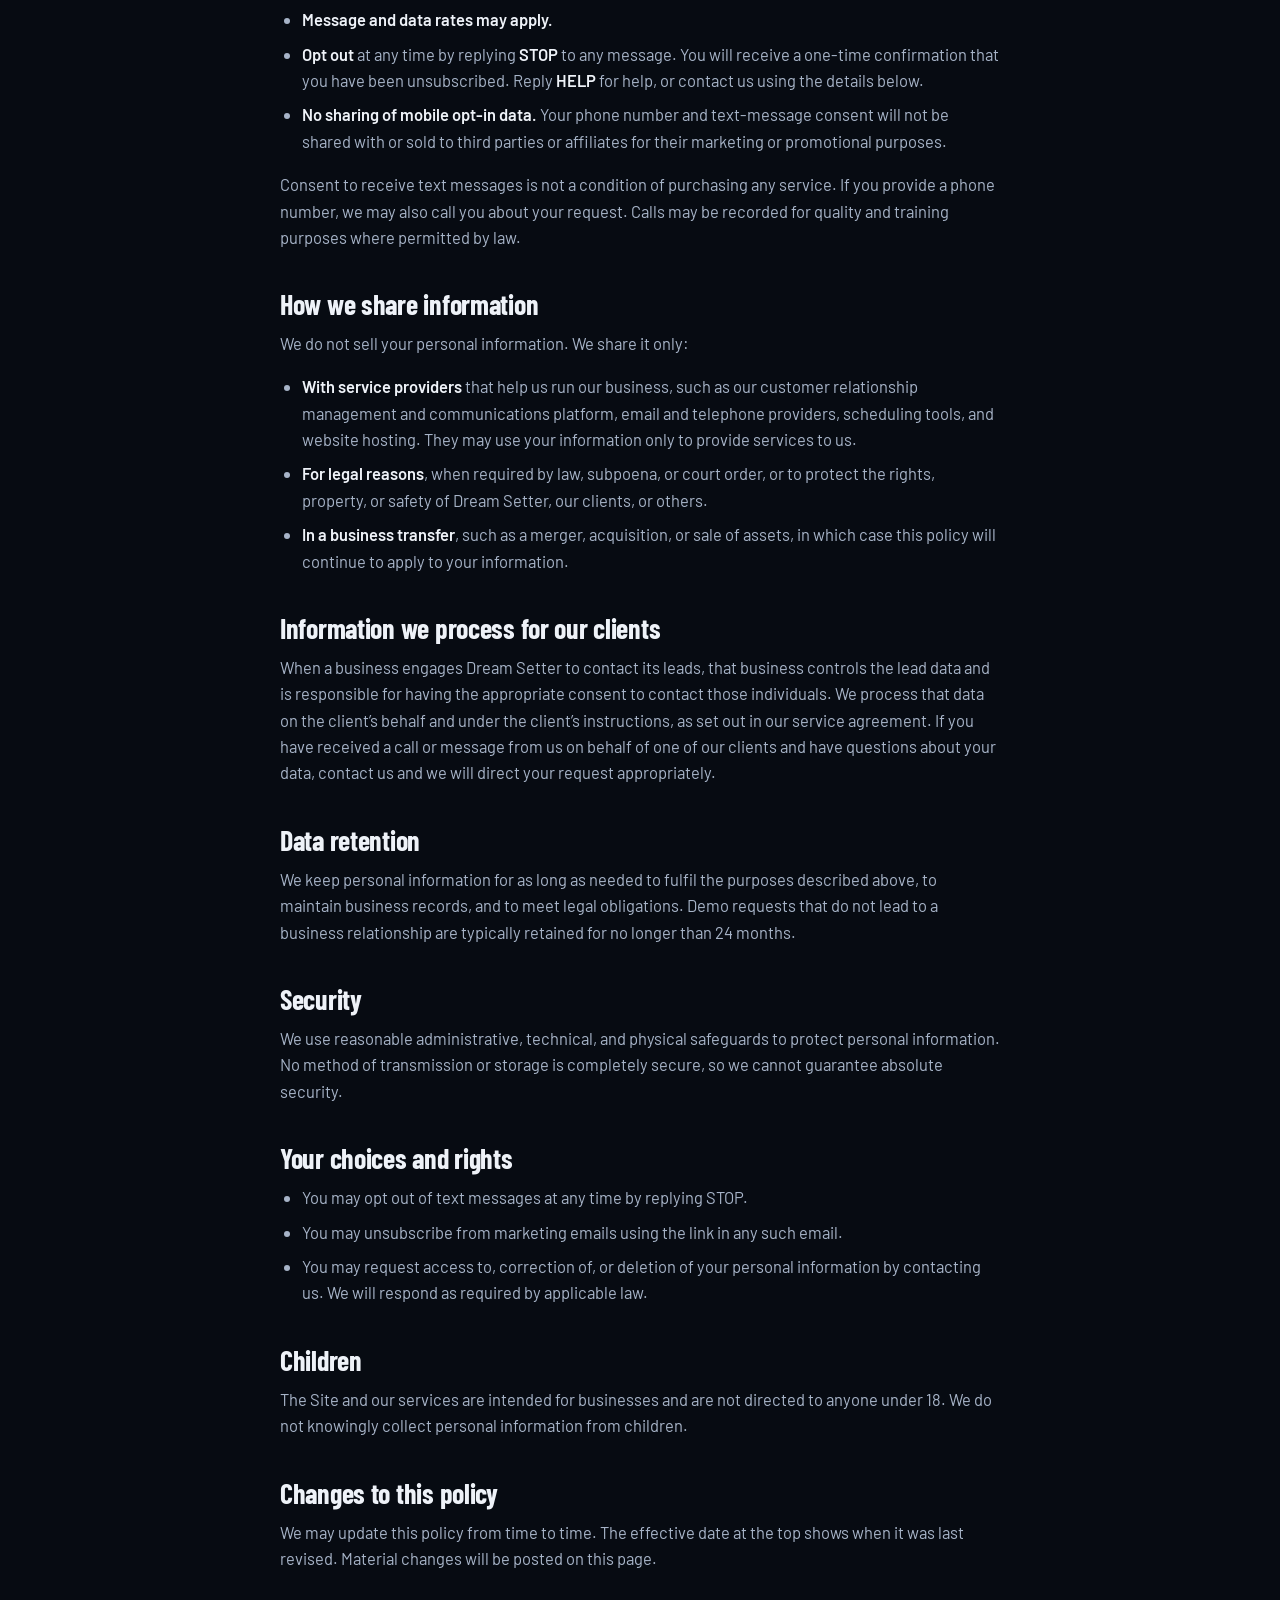
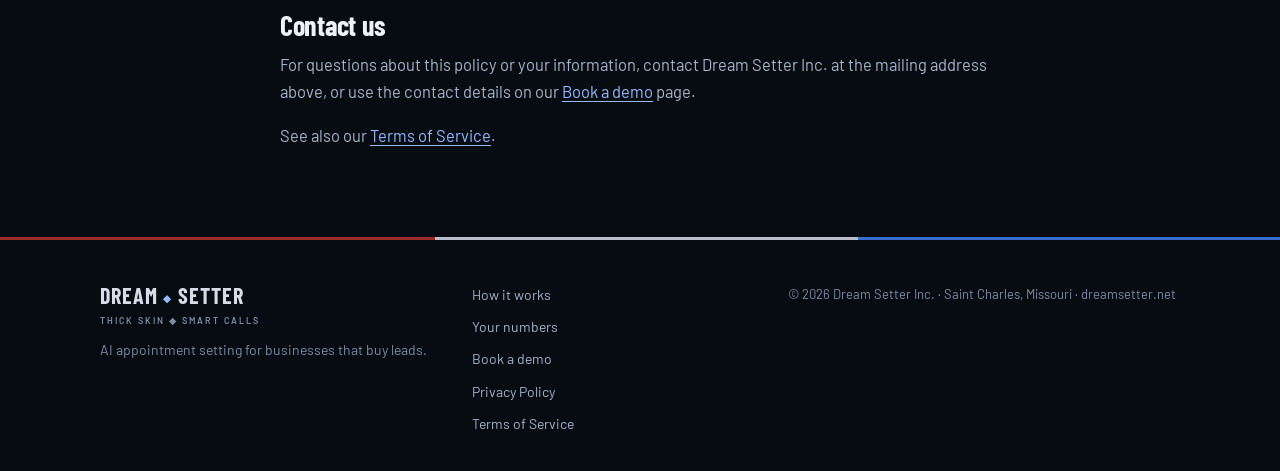
<file: privacy.html>
<!doctype html>
<html lang="en">
<head>
<meta charset="utf-8">
<meta name="viewport" content="width=device-width,initial-scale=1,viewport-fit=cover">
<meta name="theme-color" content="#070b12">
<title>Privacy Policy — Dream Setter</title>
<meta name="description" content="How Dream Setter Inc. collects, uses, and protects information from visitors to dreamsetter.net, including our text-message consent terms.">
<link rel="canonical" href="https://dreamsetter.net/privacy.html">
<link rel="icon" href="assets/favicon.png" type="image/png">
<link rel="apple-touch-icon" href="assets/apple-touch-icon.png">
<link rel="preconnect" href="https://fonts.googleapis.com">
<link rel="preconnect" href="https://fonts.gstatic.com" crossorigin>
<link rel="stylesheet" href="https://fonts.googleapis.com/css2?family=Barlow+Condensed:wght@600;700;800&family=Barlow:ital,wght@0,400;0,500;0,600;1,400&display=swap">
<link rel="stylesheet" href="styles.css">
</head>
<body class="no-dock">
<a class="skip-link" href="#main">Skip to content</a>

<header class="site-header">
  <div class="wrap header-inner">
    <a href="index.html" class="brand" aria-label="Dream Setter home">
      <img src="assets/dreamsetter-logo.jpg" width="1320" height="664" alt="" class="brand-badge" aria-hidden="true">
      <span class="brand-text">Dream<i aria-hidden="true">◆</i>Setter<small>Thick Skin ◆ Smart Calls</small></span>
    </a>
    <nav class="site-nav legal-nav" aria-label="Main">
      <a href="index.html">← Back to site</a>
      <a href="index.html#contact" class="button primary nav-cta">Book a demo</a>
    </nav>
  </div>
  <div class="stripe" aria-hidden="true"></div>
</header>

<main id="main">
<section class="legal">
  <div class="wrap legal-wrap">
    <p class="eyebrow">Dream Setter Inc.</p>
    <h1>Privacy Policy</h1>
    <p class="updated">Effective October 28, 2026</p>

    <p>Dream Setter Inc. (“Dream Setter,” “we,” “us,” or “our”) provides AI-assisted appointment-setting services. This policy explains what information we collect through <strong>dreamsetter.net</strong> (the “Site”) and in the course of providing our services, how we use it, and the choices you have.</p>

    <h2>Who we are</h2>
    <address>Dream Setter Inc.<br>1040 Pike St<br>Saint Charles, MO 63301<br>United States</address>
    <p>Contact details for privacy questions are listed at the end of this policy.</p>

    <h2>Information we collect</h2>
    <p><strong>Information you give us.</strong> When you request a demo, book a call, or contact us, we collect what you enter: your name, company, phone number, email address, approximate monthly lead volume, and any notes you include.</p>
    <p><strong>Calculator inputs.</strong> The scenario calculator on the Site runs entirely in your browser. The numbers you enter are not sent to us or stored by us unless you choose to copy or download them and share them with us yourself.</p>
    <p><strong>Information collected automatically.</strong> Our hosting provider keeps standard server logs (such as IP address, browser type, pages requested, and timestamps) to operate and secure the Site. The Site itself does not set advertising cookies. If we add analytics or advertising tools in the future, we will update this policy and, where required, ask for your consent.</p>
    <p><strong>Communications.</strong> If you call, text, or email us, we keep a record of that communication, including call recordings or transcripts where permitted by law and where you have been notified.</p>

    <h2>How we use information</h2>
    <ul>
      <li>To respond to your demo request and schedule and conduct calls with you.</li>
      <li>To provide, configure, and support appointment-setting services you have engaged us for.</li>
      <li>To send service-related messages, such as appointment confirmations, reminders, and follow-ups.</li>
      <li>To improve the Site and our services, and to keep them secure.</li>
      <li>To comply with legal obligations and enforce our terms.</li>
    </ul>

    <h2>Text messages (SMS) and calls</h2>
    <p>If you provide your mobile number and agree to receive text messages, Dream Setter Inc. may send you SMS messages related to your demo request, appointment scheduling, reminders, and customer care.</p>
    <ul>
      <li><strong>Consent.</strong> You consent by checking the consent box on our demo request form, by booking an appointment through our scheduling page, or by texting us first.</li>
      <li><strong>Message frequency</strong> varies depending on your interaction with us.</li>
      <li><strong>Message and data rates may apply.</strong></li>
      <li><strong>Opt out</strong> at any time by replying <strong>STOP</strong> to any message. You will receive a one-time confirmation that you have been unsubscribed. Reply <strong>HELP</strong> for help, or contact us using the details below.</li>
      <li><strong>No sharing of mobile opt-in data.</strong> Your phone number and text-message consent will not be shared with or sold to third parties or affiliates for their marketing or promotional purposes.</li>
    </ul>
    <p>Consent to receive text messages is not a condition of purchasing any service. If you provide a phone number, we may also call you about your request. Calls may be recorded for quality and training purposes where permitted by law.</p>

    <h2>How we share information</h2>
    <p>We do not sell your personal information. We share it only:</p>
    <ul>
      <li><strong>With service providers</strong> that help us run our business, such as our customer relationship management and communications platform, email and telephone providers, scheduling tools, and website hosting. They may use your information only to provide services to us.</li>
      <li><strong>For legal reasons</strong>, when required by law, subpoena, or court order, or to protect the rights, property, or safety of Dream Setter, our clients, or others.</li>
      <li><strong>In a business transfer</strong>, such as a merger, acquisition, or sale of assets, in which case this policy will continue to apply to your information.</li>
    </ul>

    <h2>Information we process for our clients</h2>
    <p>When a business engages Dream Setter to contact its leads, that business controls the lead data and is responsible for having the appropriate consent to contact those individuals. We process that data on the client’s behalf and under the client’s instructions, as set out in our service agreement. If you have received a call or message from us on behalf of one of our clients and have questions about your data, contact us and we will direct your request appropriately.</p>

    <h2>Data retention</h2>
    <p>We keep personal information for as long as needed to fulfil the purposes described above, to maintain business records, and to meet legal obligations. Demo requests that do not lead to a business relationship are typically retained for no longer than 24 months.</p>

    <h2>Security</h2>
    <p>We use reasonable administrative, technical, and physical safeguards to protect personal information. No method of transmission or storage is completely secure, so we cannot guarantee absolute security.</p>

    <h2>Your choices and rights</h2>
    <ul>
      <li>You may opt out of text messages at any time by replying STOP.</li>
      <li>You may unsubscribe from marketing emails using the link in any such email.</li>
      <li>You may request access to, correction of, or deletion of your personal information by contacting us. We will respond as required by applicable law.</li>
    </ul>

    <h2>Children</h2>
    <p>The Site and our services are intended for businesses and are not directed to anyone under 18. We do not knowingly collect personal information from children.</p>

    <h2>Changes to this policy</h2>
    <p>We may update this policy from time to time. The effective date at the top shows when it was last revised. Material changes will be posted on this page.</p>

    <h2>Contact us</h2>
    <p>For questions about this policy or your information, contact Dream Setter Inc. at the mailing address above, or use the contact details on our <a href="index.html#contact">Book a demo</a> page.</p>

    <p class="fine-print">See also our <a href="terms.html">Terms of Service</a>.</p>
  </div>
</section>
</main>

<footer class="site-footer">
  <div class="stripe" aria-hidden="true"></div>
  <div class="wrap footer-inner">
    <div class="footer-brand">
      <span class="brand-text">Dream<i aria-hidden="true">◆</i>Setter<small>Thick Skin ◆ Smart Calls</small></span>
      <p>AI appointment setting for businesses that buy leads.</p>
    </div>
    <nav class="footer-nav" aria-label="Footer">
      <a href="index.html#how-it-works">How it works</a>
      <a href="index.html#calculator">Your numbers</a>
      <a href="index.html#contact">Book a demo</a>
      <a href="privacy.html">Privacy Policy</a>
      <a href="terms.html">Terms of Service</a>
    </nav>
    <div class="footer-meta">
      <p>© 2026 Dream Setter Inc. · Saint Charles, Missouri · dreamsetter.net</p>
    </div>
  </div>
</footer>
</body>
</html>
</file>
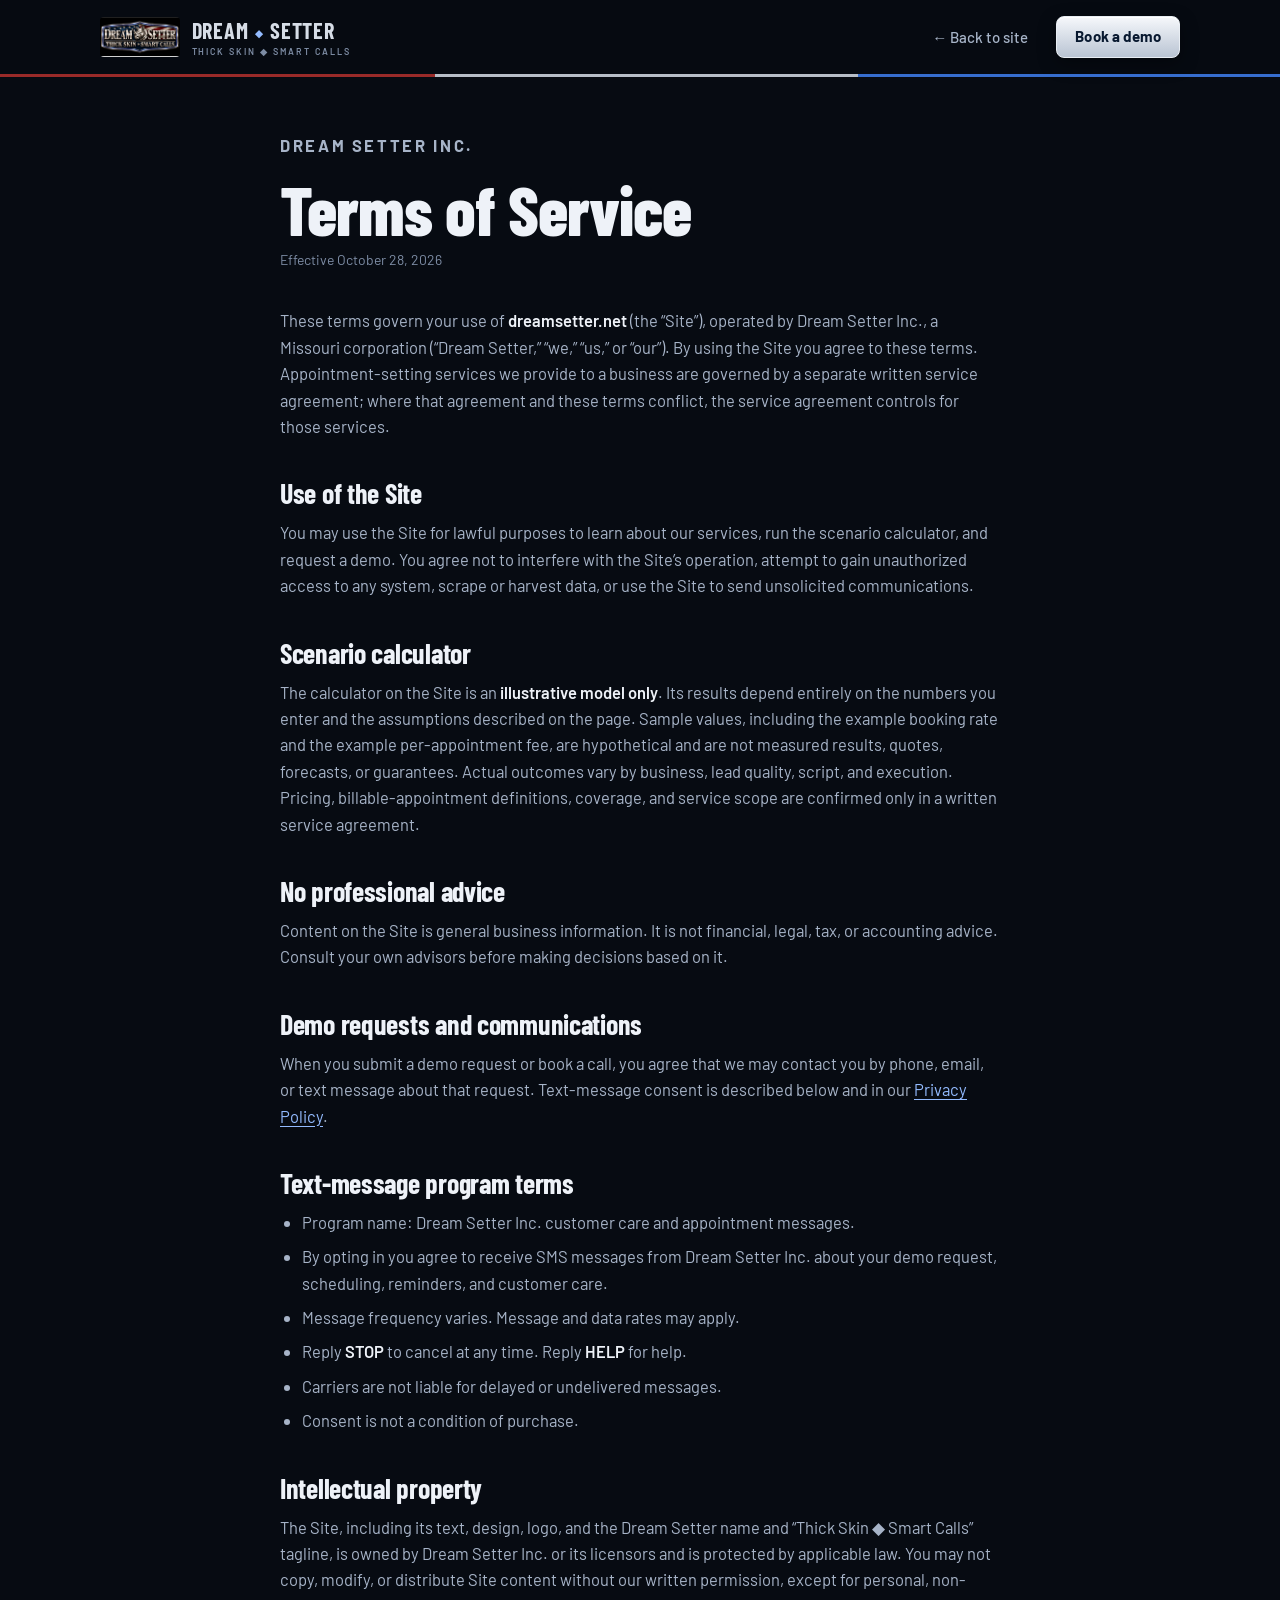
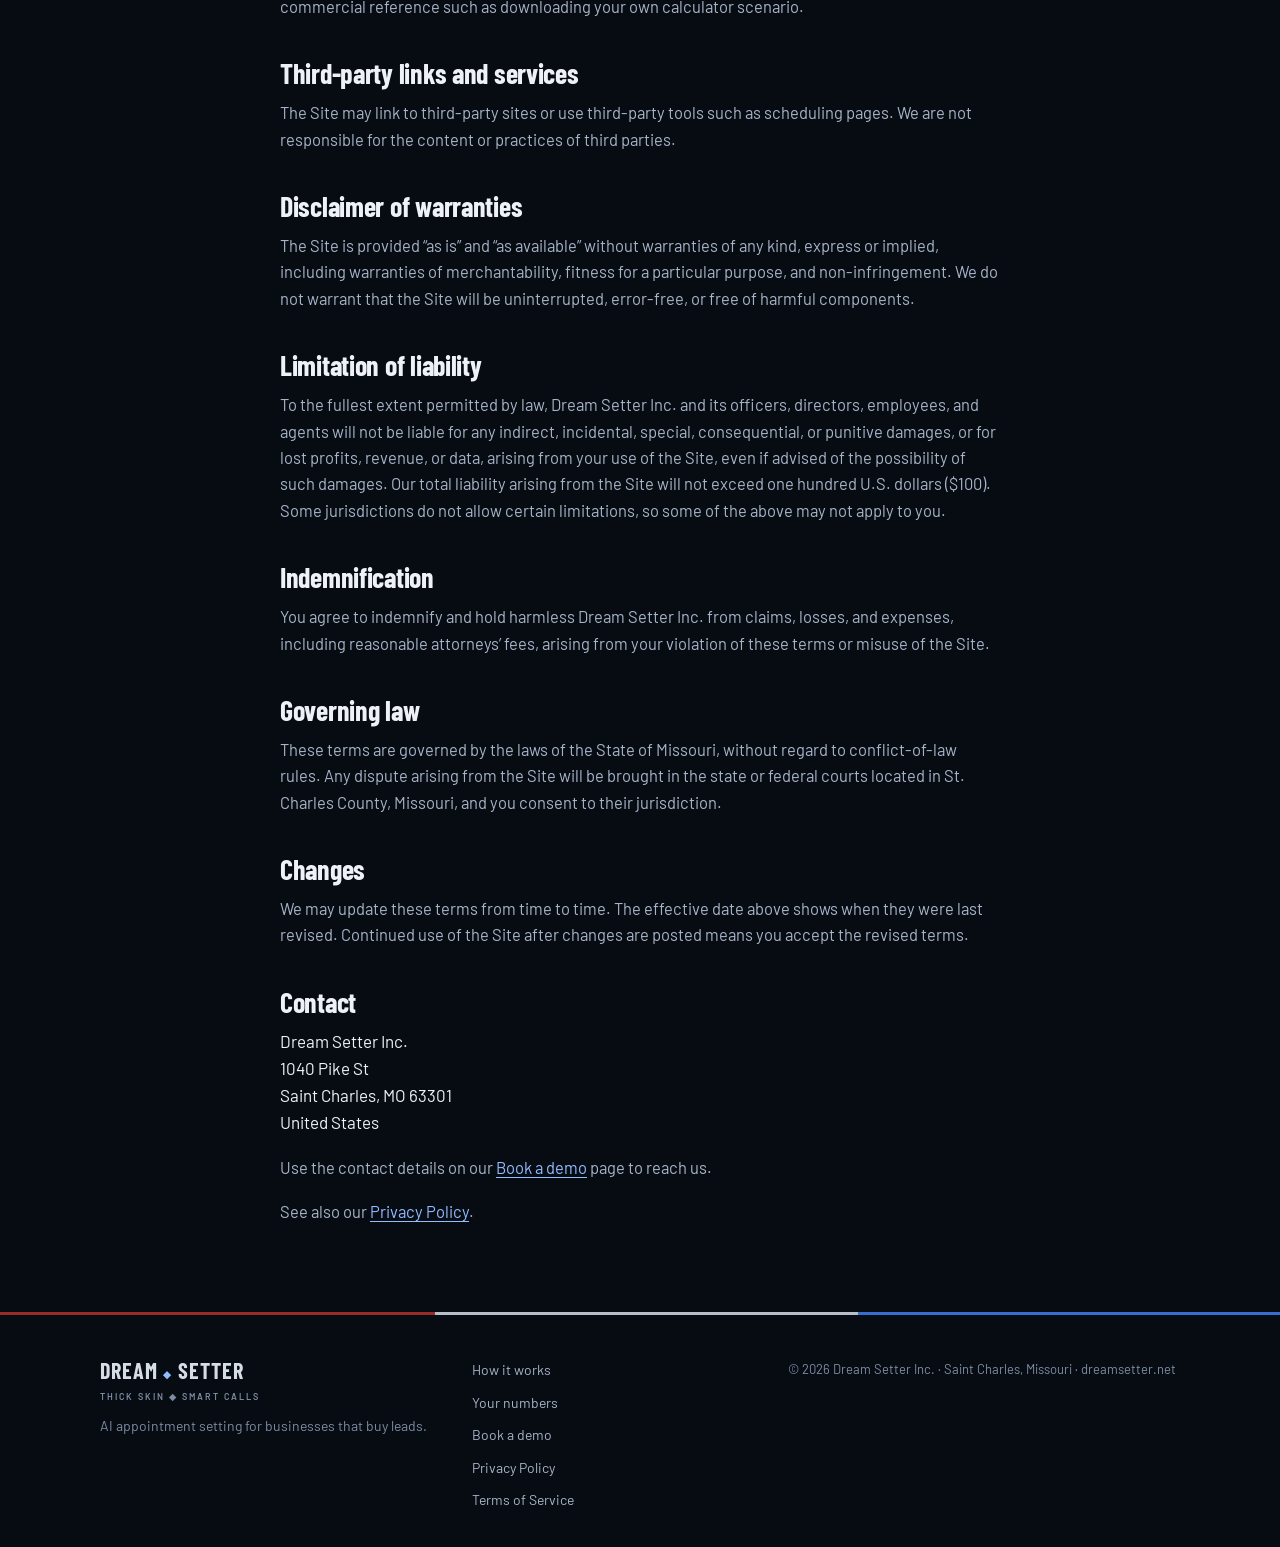
<file: terms.html>
<!doctype html>
<html lang="en">
<head>
<meta charset="utf-8">
<meta name="viewport" content="width=device-width,initial-scale=1,viewport-fit=cover">
<meta name="theme-color" content="#070b12">
<title>Terms of Service — Dream Setter</title>
<meta name="description" content="Terms governing use of dreamsetter.net and the Dream Setter Inc. scenario calculator, demo requests, and text-message program.">
<link rel="canonical" href="https://dreamsetter.net/terms.html">
<link rel="icon" href="assets/favicon.png" type="image/png">
<link rel="apple-touch-icon" href="assets/apple-touch-icon.png">
<link rel="preconnect" href="https://fonts.googleapis.com">
<link rel="preconnect" href="https://fonts.gstatic.com" crossorigin>
<link rel="stylesheet" href="https://fonts.googleapis.com/css2?family=Barlow+Condensed:wght@600;700;800&family=Barlow:ital,wght@0,400;0,500;0,600;1,400&display=swap">
<link rel="stylesheet" href="styles.css">
</head>
<body class="no-dock">
<a class="skip-link" href="#main">Skip to content</a>

<header class="site-header">
  <div class="wrap header-inner">
    <a href="index.html" class="brand" aria-label="Dream Setter home">
      <img src="assets/dreamsetter-logo.jpg" width="1320" height="664" alt="" class="brand-badge" aria-hidden="true">
      <span class="brand-text">Dream<i aria-hidden="true">◆</i>Setter<small>Thick Skin ◆ Smart Calls</small></span>
    </a>
    <nav class="site-nav legal-nav" aria-label="Main">
      <a href="index.html">← Back to site</a>
      <a href="index.html#contact" class="button primary nav-cta">Book a demo</a>
    </nav>
  </div>
  <div class="stripe" aria-hidden="true"></div>
</header>

<main id="main">
<section class="legal">
  <div class="wrap legal-wrap">
    <p class="eyebrow">Dream Setter Inc.</p>
    <h1>Terms of Service</h1>
    <p class="updated">Effective October 28, 2026</p>

    <p>These terms govern your use of <strong>dreamsetter.net</strong> (the “Site”), operated by Dream Setter Inc., a Missouri corporation (“Dream Setter,” “we,” “us,” or “our”). By using the Site you agree to these terms. Appointment-setting services we provide to a business are governed by a separate written service agreement; where that agreement and these terms conflict, the service agreement controls for those services.</p>

    <h2>Use of the Site</h2>
    <p>You may use the Site for lawful purposes to learn about our services, run the scenario calculator, and request a demo. You agree not to interfere with the Site’s operation, attempt to gain unauthorized access to any system, scrape or harvest data, or use the Site to send unsolicited communications.</p>

    <h2>Scenario calculator</h2>
    <p>The calculator on the Site is an <strong>illustrative model only</strong>. Its results depend entirely on the numbers you enter and the assumptions described on the page. Sample values, including the example booking rate and the example per-appointment fee, are hypothetical and are not measured results, quotes, forecasts, or guarantees. Actual outcomes vary by business, lead quality, script, and execution. Pricing, billable-appointment definitions, coverage, and service scope are confirmed only in a written service agreement.</p>

    <h2>No professional advice</h2>
    <p>Content on the Site is general business information. It is not financial, legal, tax, or accounting advice. Consult your own advisors before making decisions based on it.</p>

    <h2>Demo requests and communications</h2>
    <p>When you submit a demo request or book a call, you agree that we may contact you by phone, email, or text message about that request. Text-message consent is described below and in our <a href="privacy.html">Privacy Policy</a>.</p>

    <h2>Text-message program terms</h2>
    <ul>
      <li>Program name: Dream Setter Inc. customer care and appointment messages.</li>
      <li>By opting in you agree to receive SMS messages from Dream Setter Inc. about your demo request, scheduling, reminders, and customer care.</li>
      <li>Message frequency varies. Message and data rates may apply.</li>
      <li>Reply <strong>STOP</strong> to cancel at any time. Reply <strong>HELP</strong> for help.</li>
      <li>Carriers are not liable for delayed or undelivered messages.</li>
      <li>Consent is not a condition of purchase.</li>
    </ul>

    <h2>Intellectual property</h2>
    <p>The Site, including its text, design, logo, and the Dream Setter name and “Thick Skin ◆ Smart Calls” tagline, is owned by Dream Setter Inc. or its licensors and is protected by applicable law. You may not copy, modify, or distribute Site content without our written permission, except for personal, non-commercial reference such as downloading your own calculator scenario.</p>

    <h2>Third-party links and services</h2>
    <p>The Site may link to third-party sites or use third-party tools such as scheduling pages. We are not responsible for the content or practices of third parties.</p>

    <h2>Disclaimer of warranties</h2>
    <p>The Site is provided “as is” and “as available” without warranties of any kind, express or implied, including warranties of merchantability, fitness for a particular purpose, and non-infringement. We do not warrant that the Site will be uninterrupted, error-free, or free of harmful components.</p>

    <h2>Limitation of liability</h2>
    <p>To the fullest extent permitted by law, Dream Setter Inc. and its officers, directors, employees, and agents will not be liable for any indirect, incidental, special, consequential, or punitive damages, or for lost profits, revenue, or data, arising from your use of the Site, even if advised of the possibility of such damages. Our total liability arising from the Site will not exceed one hundred U.S. dollars ($100). Some jurisdictions do not allow certain limitations, so some of the above may not apply to you.</p>

    <h2>Indemnification</h2>
    <p>You agree to indemnify and hold harmless Dream Setter Inc. from claims, losses, and expenses, including reasonable attorneys’ fees, arising from your violation of these terms or misuse of the Site.</p>

    <h2>Governing law</h2>
    <p>These terms are governed by the laws of the State of Missouri, without regard to conflict-of-law rules. Any dispute arising from the Site will be brought in the state or federal courts located in St. Charles County, Missouri, and you consent to their jurisdiction.</p>

    <h2>Changes</h2>
    <p>We may update these terms from time to time. The effective date above shows when they were last revised. Continued use of the Site after changes are posted means you accept the revised terms.</p>

    <h2>Contact</h2>
    <address>Dream Setter Inc.<br>1040 Pike St<br>Saint Charles, MO 63301<br>United States</address>
    <p>Use the contact details on our <a href="index.html#contact">Book a demo</a> page to reach us.</p>

    <p class="fine-print">See also our <a href="privacy.html">Privacy Policy</a>.</p>
  </div>
</section>
</main>

<footer class="site-footer">
  <div class="stripe" aria-hidden="true"></div>
  <div class="wrap footer-inner">
    <div class="footer-brand">
      <span class="brand-text">Dream<i aria-hidden="true">◆</i>Setter<small>Thick Skin ◆ Smart Calls</small></span>
      <p>AI appointment setting for businesses that buy leads.</p>
    </div>
    <nav class="footer-nav" aria-label="Footer">
      <a href="index.html#how-it-works">How it works</a>
      <a href="index.html#calculator">Your numbers</a>
      <a href="index.html#contact">Book a demo</a>
      <a href="privacy.html">Privacy Policy</a>
      <a href="terms.html">Terms of Service</a>
    </nav>
    <div class="footer-meta">
      <p>© 2026 Dream Setter Inc. · Saint Charles, Missouri · dreamsetter.net</p>
    </div>
  </div>
</footer>
</body>
</html>
</file>
<file: styles.css>
/* Dream Setter — single committed dark look built around the chrome-and-navy badge.
   Layout: full-width dark bands, one light "paper" band for the calculator, 1120px content column. */
:root {
  color-scheme: dark;
  --bg: #070b12;
  --bg-2: #0b1220;
  --panel: #101a2b;
  --panel-2: #142238;
  --navy: #162b4a;
  --line: #22334c;
  --line-2: #31476a;
  --fg: #eef2f8;
  --muted: #a7b4c8;
  --dim: #7d8ca4;
  --chrome: #d6dde7;
  --chrome-2: #aeb9c8;
  --blue: #3f7ff0;
  --blue-hi: #93bbff;
  --blue-ink: #08182f;
  --red: #b3302d;
  --paper: #eef2f7;
  --paper-2: #ffffff;
  --paper-ink: #11243f;
  --paper-muted: #5a6b84;
  --paper-line: #c6d2e1;
  --focus: #ffd27a;
  --font-display: "Barlow Condensed", Impact, "Arial Narrow", Arial, sans-serif;
  --font-body: "Barlow", Arial, Helvetica, sans-serif;
  --radius: 8px;
  --wrap: 1120px;
  --gutter-l: max(20px, env(safe-area-inset-left, 0px));
  --gutter-r: max(20px, env(safe-area-inset-right, 0px));
}

/* ---------- Base ---------- */
*, *::before, *::after { box-sizing: border-box; }
[hidden] { display: none !important; }
html { scroll-behavior: smooth; scroll-padding-top: 88px; -webkit-text-size-adjust: 100%; }
body { margin: 0; background: var(--bg); color: var(--fg); font: 400 17px/1.6 var(--font-body); -webkit-font-smoothing: antialiased; padding-bottom: calc(84px + env(safe-area-inset-bottom)); overflow-x: hidden; }
img { max-width: 100%; height: auto; display: block; }
a { color: inherit; text-decoration: none; }
p { margin: 0 0 1em; }
h1, h2, h3, h4 { margin: 0 0 .5em; font-family: var(--font-display); font-weight: 700; line-height: 1; letter-spacing: -.01em; text-wrap: balance; }
h1 span, h2 span { color: var(--chrome-2); font-weight: 600; }
button, input, textarea { font: inherit; color: inherit; }
button { cursor: pointer; }
button:disabled { opacity: .5; cursor: not-allowed; }
:is(a, button, summary, input, textarea):focus-visible { outline: 3px solid var(--focus); outline-offset: 3px; }
ul, ol { margin: 0; padding: 0; list-style: none; }

.wrap { width: 100%; max-width: var(--wrap); margin-inline: auto; padding-left: var(--gutter-l); padding-right: var(--gutter-r); }
.sr-only { position: absolute; width: 1px; height: 1px; padding: 0; margin: -1px; overflow: hidden; clip: rect(0,0,0,0); white-space: nowrap; border: 0; }
.skip-link { position: fixed; top: -100px; left: 12px; z-index: 100; background: var(--paper-2); color: var(--paper-ink); padding: 12px 16px; border-radius: 6px; font-weight: 600; }
.skip-link:focus { top: calc(12px + env(safe-area-inset-top, 0px)); }

.eyebrow { font: 700 12px/1.4 var(--font-body); letter-spacing: .16em; text-transform: uppercase; color: var(--blue-hi); display: flex; align-items: center; gap: 10px; margin: 0 0 18px; }
.dot { width: 7px; height: 7px; border-radius: 50%; background: var(--blue-hi); box-shadow: 0 0 0 4px rgba(147,187,255,.18); flex-shrink: 0; }
.section-copy { color: var(--muted); font-size: 18px; max-width: 60ch; margin: 0 0 32px; }
.fine-print { font-size: 13px; line-height: 1.6; color: var(--dim); max-width: 72ch; margin: 18px 0 0; }
.stripe { height: 3px; background: linear-gradient(90deg, var(--red) 0 34%, var(--chrome) 34% 67%, var(--blue) 67%); opacity: .85; }

/* ---------- Buttons ---------- */
.button { min-height: 54px; padding: 14px 22px; border-radius: var(--radius); border: 1px solid transparent; font: 700 16px/1.3 var(--font-body); letter-spacing: .01em; display: inline-flex; align-items: center; justify-content: center; gap: 14px; transition: transform .15s, background .15s, box-shadow .15s; touch-action: manipulation; -webkit-tap-highlight-color: transparent; }
.button span { font-size: 18px; }
.button:hover { transform: translateY(-1px); }
.button.primary { background: linear-gradient(180deg, #f6f8fb 0%, #d4dbe5 55%, #b9c4d3 100%); color: var(--blue-ink); border-color: #e8edf3; box-shadow: inset 0 1px 0 #fff, 0 6px 18px rgba(0,0,0,.35); }
.button.primary:hover { background: linear-gradient(180deg, #fff 0%, #dde3ec 55%, #c3cdda 100%); }
.button.secondary { background: transparent; color: var(--fg); border-color: var(--line-2); }
.button.secondary:hover { border-color: var(--blue-hi); background: rgba(147,187,255,.06); }

/* ---------- Header ---------- */
body::before { content: ""; position: fixed; inset: 0 0 auto; height: env(safe-area-inset-top, 0px); z-index: 60; background: var(--bg); }
.site-header { position: sticky; top: env(safe-area-inset-top, 0px); z-index: 50; background: rgba(7,11,18,.92); backdrop-filter: blur(14px); -webkit-backdrop-filter: blur(14px); border-bottom: 1px solid transparent; transition: border-color .2s; }
.site-header.scrolled { border-bottom-color: var(--line); }
.header-inner { display: flex; align-items: center; justify-content: space-between; gap: 20px; height: 74px; }
.brand { display: flex; align-items: center; gap: 12px; min-width: 0; }
.brand-badge { height: 40px; width: auto; border-radius: 4px; flex-shrink: 0; }
.brand-text { font: 700 22px/1 var(--font-display); letter-spacing: .04em; text-transform: uppercase; white-space: nowrap; color: var(--chrome); }
.brand-text i { font-style: normal; font-size: 10px; color: var(--blue-hi); margin: 0 6px; vertical-align: middle; }
.brand-text small { display: block; font: 600 9px/1 var(--font-body); letter-spacing: .22em; color: var(--dim); margin-top: 6px; }
.site-nav { display: flex; align-items: center; gap: 4px; }
.site-nav a:not(.button) { padding: 10px 14px; font-size: 15px; font-weight: 500; color: var(--muted); border-radius: 6px; }
.site-nav a:not(.button):hover { color: var(--fg); background: rgba(255,255,255,.05); }
.nav-cta { min-height: 42px; padding: 8px 18px; margin-left: 10px; font-size: 15px; }
.nav-toggle { display: none; width: 46px; height: 46px; border: 1px solid var(--line-2); background: transparent; border-radius: 8px; flex-direction: column; justify-content: center; align-items: center; gap: 5px; }
.nav-toggle span { display: block; width: 20px; height: 2px; background: var(--chrome); transition: transform .2s, opacity .2s; }
.nav-open .nav-toggle span:nth-child(1) { transform: translateY(7px) rotate(45deg); }
.nav-open .nav-toggle span:nth-child(2) { opacity: 0; }
.nav-open .nav-toggle span:nth-child(3) { transform: translateY(-7px) rotate(-45deg); }

/* ---------- Hero ---------- */
.hero { padding-block: 56px 40px; background: radial-gradient(1200px 600px at 80% -10%, rgba(63,127,240,.14), transparent 60%), var(--bg); }
.hero-grid { display: grid; grid-template-columns: 1.1fr .9fr; gap: 48px; align-items: center; }
h1 { font-size: clamp(48px, 6vw, 76px); font-weight: 800; letter-spacing: -.015em; margin-bottom: 24px; }
.hero-intro { font-size: 19px; color: var(--muted); max-width: 54ch; margin-bottom: 28px; }
.hero-intro strong { color: var(--fg); font-weight: 600; }
.hero-actions { display: flex; flex-wrap: wrap; gap: 12px; }
.hero-actions.center { justify-content: center; }
.micro { font-size: 13px; color: var(--dim); margin: 16px 0 0; }
.hero-brand { background: #000; border: 1px solid var(--line); border-radius: 12px; padding: 18px 10px 14px; box-shadow: 0 30px 80px rgba(0,0,0,.5), 0 0 0 1px rgba(63,127,240,.15); }
.hero-brand img { clip-path: inset(1% 0 2%); }
.hero-brand p { margin: 10px 0 0; text-align: center; font: 700 11px/1.4 var(--font-body); letter-spacing: .2em; text-transform: uppercase; color: var(--chrome-2); }
.proof-strip { display: grid; grid-template-columns: repeat(4, 1fr); gap: 20px; margin-top: 56px; padding-top: 32px; border-top: 1px solid var(--line); }
.proof-strip li { min-width: 0; }
.proof-strip strong { display: block; font: 700 44px/1 var(--font-display); letter-spacing: -.01em; color: var(--fg); }
.proof-strip strong span { font-size: 20px; color: var(--blue-hi); margin-left: 6px; font-weight: 600; }
.proof-strip small { display: block; font-size: 13px; color: var(--muted); margin-top: 6px; line-height: 1.5; }

/* ---------- Sections ---------- */
.section { padding-block: 88px; }
.section-head { max-width: 760px; margin-bottom: 44px; }
.section-head h2, .calculator-section h2 { font-size: clamp(36px, 4.6vw, 60px); margin-bottom: 20px; }
.how { background: var(--bg-2); border-top: 1px solid var(--line); border-bottom: 1px solid var(--line); }
.steps { display: grid; grid-template-columns: repeat(4, 1fr); gap: 2px; counter-reset: step; background: var(--line); border: 1px solid var(--line); border-radius: 12px; overflow: hidden; }
.steps li { background: var(--panel); padding: 28px 24px 30px; min-width: 0; }
.step-num { display: inline-grid; place-items: center; width: 40px; height: 40px; border-radius: 50%; border: 1px solid var(--line-2); background: var(--navy); font: 700 18px/1 var(--font-display); color: var(--blue-hi); margin-bottom: 20px; }
.steps h3 { font-size: 26px; margin-bottom: 10px; }
.steps p { color: var(--muted); font-size: 15.5px; margin: 0; }

.features { background: var(--bg); }
.feature-grid { display: grid; grid-template-columns: repeat(3, 1fr); gap: 20px; }
.feature { padding: 26px 24px 28px; border: 1px solid var(--line); border-radius: 12px; background: linear-gradient(180deg, var(--panel), var(--bg-2)); min-width: 0; }
.feature-icon { width: 30px; height: 30px; fill: none; stroke: var(--blue-hi); stroke-width: 1.8; stroke-linecap: round; stroke-linejoin: round; margin-bottom: 18px; }
.feature h3 { font-size: 24px; margin-bottom: 8px; }
.feature p { color: var(--muted); font-size: 15.5px; margin: 0; }

/* Pain points */
.pain-section { background: var(--bg-2); border-top: 1px solid var(--line); border-bottom: 1px solid var(--line); }
.pain-wrap { max-width: 860px; }
.pain-list { border-top: 1px solid var(--line-2); }
details summary { cursor: pointer; list-style: none; }
details summary::-webkit-details-marker { display: none; }
.pain-list details { border-bottom: 1px solid var(--line-2); }
.pain-list summary { display: flex; align-items: center; gap: 16px; padding: 24px 0; }
.pain-icon { font: 700 12px/1 var(--font-body); color: var(--blue-hi); border: 1px solid var(--line-2); padding: 8px 7px; border-radius: 4px; flex-shrink: 0; letter-spacing: .05em; }
.pain-list summary > span:nth-child(2) { font: 700 24px/1.15 var(--font-display); letter-spacing: .005em; min-width: 0; }
.pain-list summary small { display: block; font: 400 14px/1.5 var(--font-body); color: var(--dim); margin-top: 6px; }
.pain-list summary b { font-size: 26px; font-weight: 300; color: var(--blue-hi); margin-left: auto; flex-shrink: 0; transition: transform .2s; }
.pain-list details[open] summary b { transform: rotate(45deg); }
.pain-body { padding: 0 0 28px 56px; }
.pain-body p { color: var(--muted); font-size: 16px; }
.pain-body .answer { border-left: 3px solid var(--blue); background: var(--navy); padding: 14px 18px; border-radius: 0 6px 6px 0; margin: 0; color: var(--fg); }
.answer strong { display: block; margin-bottom: 4px; font-weight: 600; }

/* Compare */
.table-scroll { overflow-x: auto; border: 1px solid var(--line); border-radius: 12px; background: var(--panel); }
.compare-table { width: 100%; min-width: 640px; border-collapse: collapse; font-size: 15.5px; }
.compare-table th, .compare-table td { padding: 16px 20px; text-align: left; vertical-align: top; border-bottom: 1px solid var(--line); }
.compare-table thead th { font: 700 12px/1.4 var(--font-body); letter-spacing: .14em; text-transform: uppercase; color: var(--dim); background: var(--bg-2); }
.compare-table thead th.is-ds { color: var(--blue-hi); }
.compare-table tbody th { font-weight: 600; color: var(--fg); width: 30%; }
.compare-table td { color: var(--muted); }
.compare-table td.is-ds { color: var(--fg); background: rgba(63,127,240,.07); font-weight: 500; }
.compare-table tbody tr:last-child :is(th, td) { border-bottom: 0; }
.bridge { margin-top: 64px; padding-top: 40px; border-top: 1px solid var(--line); display: flex; align-items: center; justify-content: space-between; gap: 32px; flex-wrap: wrap; }
.bridge h3 { font-size: clamp(28px, 3vw, 40px); margin: 0; }

/* ---------- Calculator (light band) ---------- */
.calculator-section { background: var(--paper); color: var(--paper-ink); padding-block: 88px; color-scheme: light; }
.calculator-section .eyebrow { color: #2a5ea8; }
.calculator-section h2 span { color: #5e7291; }
.calculator-section .section-copy { color: var(--paper-muted); }
.calculator-wrap { max-width: 820px; }
.wizard-shell { border: 1px solid var(--paper-line); background: var(--paper-2); border-radius: 12px; box-shadow: 0 16px 40px rgba(12,38,73,.08); padding: 30px; }
.wizard-heading { display: flex; justify-content: space-between; align-items: center; gap: 12px; font: 700 12px/1.4 var(--font-body); letter-spacing: .12em; }
.reset-button { font: 400 13px/1.4 var(--font-body); letter-spacing: 0; min-height: 40px; color: #2a5ea8; padding: 5px 0; border: 0; background: transparent; }
.step-progress { display: flex; gap: 7px; margin: 10px 0 28px; }
.step-progress i { width: 33.3%; height: 4px; background: #dbe3ee; border-radius: 4px; }
.step-progress i.active { background: var(--blue); }
.step-panel { border: 0; padding: 0; margin: 0; min-width: 0; }
.step-panel legend { font: 700 34px/1 var(--font-display); padding: 0; margin-bottom: 8px; }
.step-description { font-size: 15px; color: var(--paper-muted); margin-bottom: 26px; }
.field-grid { display: grid; grid-template-columns: 1fr 1fr; gap: 24px; }
.step-panel .field:last-child:nth-child(odd) { grid-column: 1 / -1; }
.field label { display: block; font-size: 15px; line-height: 1.4; font-weight: 600; color: #1b2f4b; }
.input-shell { display: flex; align-items: center; gap: 12px; margin-top: 8px; background: #f6f8fc; border: 1px solid #a9b9cf; min-height: 58px; padding: 0 15px; border-radius: 6px; }
.input-shell:focus-within { outline: 2px solid var(--blue); outline-offset: 2px; }
.input-shell input { font-size: 23px; color: #112e55; font-weight: 500; min-width: 0; width: 100%; padding: 12px 0; border: 0; background: transparent; appearance: textfield; -moz-appearance: textfield; }
.input-shell input::-webkit-inner-spin-button, .input-shell input::-webkit-outer-spin-button { appearance: none; margin: 0; }
.input-shell input:focus { outline: none; }
.input-shell > span { font-size: 15px; color: #69809e; }
.field small { font-size: 13px; line-height: 1.55; color: var(--paper-muted); display: block; margin-top: 8px; }
.inline-button { border: 1px solid #b3c6df; color: #255485; background: #edf4ff; border-radius: 6px; min-height: 44px; padding: 10px 14px; font-size: 13px; margin-top: 12px; }
.wizard-actions { display: flex; gap: 10px; margin-top: 30px; justify-content: flex-end; }
.wizard-actions .primary { background: var(--blue); color: #fff; border-color: var(--blue); box-shadow: none; min-width: 220px; justify-content: space-between; }
.wizard-actions .primary:hover { background: #2d6ad8; }
.wizard-actions .secondary { color: #24466f; border-color: #b6c4d6; margin-right: auto; }
.privacy-note { font-size: 12px; color: var(--paper-muted); margin: 18px 0 0; }
.result-section { margin-top: 44px; scroll-margin-top: 90px; }
.result-heading { display: flex; justify-content: space-between; align-items: center; gap: 20px; margin-bottom: 20px; }
.result-heading h3 { font-size: 30px; margin: 0; }
.result-heading .eyebrow { margin-bottom: 10px; }
.edit-button { background: none; border: 0; color: #2a5ea8; font-size: 14px; padding: 12px 0; min-height: 44px; font-weight: 600; }
.calculator-results { background: linear-gradient(135deg, #182e4e, #0e1b31); color: #e9f0fb; border-radius: 12px; padding: 36px; color-scheme: dark; border: 1px solid #2a4066; }
.small-label { font: 700 11px/1.6 var(--font-body); letter-spacing: .14em; text-transform: uppercase; color: #b5cae7; display: block; }
.result-total { font: 800 clamp(52px, 10vw, 88px)/1.05 var(--font-display); letter-spacing: -.02em; margin-top: 14px; overflow-wrap: anywhere; font-variant-numeric: tabular-nums; }
.result-caption { font-size: 15px; color: #b9c9df; margin: 8px 0 16px; }
.annual-result { font-size: 13px; color: #afc2de; margin: 0; }
.annual-result strong { font-size: 17px; color: #fff; margin-right: 3px; }
.result-divider { height: 1px; background: #3b5176; margin: 26px 0; }
.result-line { display: flex; justify-content: space-between; gap: 18px; align-items: start; color: #bbcee9; font-size: 15px; margin-bottom: 16px; }
.result-line strong { color: #fff; font-size: 19px; font-weight: 500; white-space: nowrap; font-variant-numeric: tabular-nums; }
.info-button { background: transparent; color: #cadbf2; border: 1px solid #899fbe; border-radius: 50%; width: 24px; height: 24px; min-width: 24px; font-size: 12px; vertical-align: middle; margin-left: 2px; }
.mini-metrics { display: grid; grid-template-columns: 1fr 1fr; gap: 16px; border-block: 1px solid #3b5176; margin: 24px 0; padding-block: 22px; }
.mini-metrics span { display: block; font-size: 13px; color: #b4c8e5; margin-bottom: 6px; }
.mini-metrics strong { font: 700 38px/1 var(--font-display); font-variant-numeric: tabular-nums; }
.cps-note { display: flex; justify-content: space-between; align-items: center; gap: 16px; flex-wrap: wrap; font-size: 14px; color: #b4c8e5; }
.cps-note > div { font-size: 18px; }
.cps-note s { color: #8fabcd; }
.cps-note strong { color: #f3f7ff; }
.calculator-results .fine-print { font-size: 12px; color: #aebfd8; margin: 22px 0 0; }
.comparison-box { border: 1px solid var(--paper-line); border-radius: 12px; background: var(--paper-2); padding: 26px 28px; margin-top: 18px; }
.comparison-box h4 { font-size: 24px; margin-bottom: 14px; }
.comparison-row { display: grid; grid-template-columns: 1.25fr .8fr .8fr; gap: 8px; align-items: center; border-bottom: 1px solid #e0e6ee; padding: 14px 0; font-size: 15px; }
.comparison-row strong { font: 600 24px/1 var(--font-display); text-align: right; font-variant-numeric: tabular-nums; }
.comparison-row strong:last-child { color: #215d9b; }
.comparison-labels { font-size: 12px; color: var(--paper-muted); padding-top: 0; letter-spacing: .08em; text-transform: uppercase; font-weight: 700; }
.comparison-labels span:not(:first-child) { text-align: right; }
.comparison-box p { font-size: 13px; color: var(--paper-muted); margin: 16px 0 0; line-height: 1.6; }
.result-actions { display: grid; grid-template-columns: 1fr 1fr; gap: 12px; margin-top: 22px; }
.result-actions .primary { background: var(--blue); color: #fff; border-color: var(--blue); box-shadow: none; }
.result-actions .secondary { color: #24466f; border-color: #9ab0cd; }
.result-actions .button { justify-content: space-between; }
.math-details { margin-top: 20px; border-block: 1px solid var(--paper-line); padding: 18px 0; }
.math-details summary { display: flex; justify-content: space-between; gap: 16px; font-size: 15px; font-weight: 600; color: #254775; }
.math-details[open] summary span { transform: rotate(45deg); }
.math-content { padding-top: 18px; }
.math-content p { font-size: 14px; line-height: 1.7; color: #4c6180; }
.result-next { margin: 22px 0 0; font-size: 16px; color: var(--paper-ink); }
.result-next a { color: #2a5ea8; font-weight: 600; text-decoration: underline; text-underline-offset: 3px; }
#input-error { padding: 15px; background: #fff1ed; border: 1px solid #b65941; color: #883720; border-radius: 6px; font-size: 14px; margin: 24px 0 0; }
#download-status { font-size: 13px; color: #335f87; }
.invalid-results { opacity: .35; }
.invalid-results .result-total { text-decoration: line-through; }

/* ---------- FAQ ---------- */
.questions-wrap { max-width: 860px; }
.questions details { border-bottom: 1px solid var(--line-2); }
.questions details:first-of-type { border-top: 1px solid var(--line-2); }
.questions summary { padding: 22px 0; display: flex; justify-content: space-between; gap: 20px; align-items: center; font-size: 19px; font-weight: 600; line-height: 1.4; }
.questions summary span { font-size: 26px; font-weight: 300; color: var(--blue-hi); flex-shrink: 0; transition: transform .2s; }
.questions details[open] summary span { transform: rotate(45deg); }
.questions details p { font-size: 16px; color: var(--muted); margin: 0 0 24px; max-width: 70ch; }

/* ---------- Contact ---------- */
.contact { background: var(--bg-2); border-top: 1px solid var(--line); border-bottom: 1px solid var(--line); }
.contact-grid { display: grid; grid-template-columns: 1fr 1fr; gap: 56px; align-items: start; }
.contact-grid.no-form { grid-template-columns: 1fr; max-width: 760px; }
.contact-copy h2 { font-size: clamp(40px, 5vw, 64px); margin-bottom: 20px; }
.contact-points { display: grid; gap: 14px; margin-top: 8px; }
.contact-points li { display: flex; flex-wrap: wrap; align-items: baseline; gap: 6px 18px; padding: 16px 0; border-top: 1px solid var(--line-2); }
.contact-label { font: 700 12px/1.4 var(--font-body); letter-spacing: .14em; text-transform: uppercase; color: var(--dim); min-width: 110px; }
.contact-value { font: 700 24px/1.2 var(--font-display); color: var(--fg); overflow-wrap: anywhere; }
.contact-value:hover { color: var(--blue-hi); }
.contact-pending { color: var(--muted); font-size: 16px; border-left: 3px solid var(--blue); padding: 12px 18px; background: var(--navy); border-radius: 0 6px 6px 0; margin: 8px 0 0; }
.contact-pending a { color: var(--blue-hi); font-weight: 600; text-decoration: underline; text-underline-offset: 3px; }
.contact-form { background: var(--panel); border: 1px solid var(--line); border-radius: 12px; padding: 30px; display: grid; gap: 18px; }
.form-row label { display: block; font-size: 14px; font-weight: 600; margin-bottom: 6px; color: var(--chrome); }
.form-row input, .form-row textarea { width: 100%; min-height: 50px; padding: 12px 14px; border-radius: 6px; border: 1px solid var(--line-2); background: var(--bg); color: var(--fg); font-size: 16px; }
.form-row textarea { resize: vertical; min-height: 96px; }
.form-row.two { display: grid; grid-template-columns: 1fr 1fr; gap: 14px; }
.form-row.two > div { min-width: 0; }
.form-status { margin: 0; font-size: 14px; color: var(--muted); min-height: 1.4em; }
.form-status.ok { color: #9fe1b2; }
.form-status.error { color: #ff9f93; }
.contact-form .privacy-note { color: var(--dim); margin-top: 0; }
.form-row.consent { display: flex; gap: 12px; align-items: flex-start; }
.form-row.consent input { width: 20px; height: 20px; min-height: 0; margin: 3px 0 0; padding: 0; flex-shrink: 0; accent-color: var(--blue); }
.form-row.consent label { font-weight: 400; font-size: 13px; line-height: 1.55; color: var(--muted); margin: 0; }
.form-row.consent a { color: var(--blue-hi); text-decoration: underline; text-underline-offset: 2px; }

/* ---------- Legal pages (privacy.html, terms.html) ---------- */
body.no-dock { padding-bottom: 0; }
.site-nav.legal-nav { display: flex; position: static; flex-direction: row; align-items: center; gap: 6px; padding: 0; background: transparent; border: 0; box-shadow: none; }
.legal-nav a:not(.button) { font-size: 15px; padding: 10px 12px; white-space: nowrap; }
@media (max-width: 899px) { .legal-nav .nav-cta { display: none; } .legal-nav a:not(.button) { padding: 10px 0; } }
.legal { padding-block: 56px 88px; }
.legal-wrap { max-width: 760px; }
.legal h1 { font-size: clamp(42px, 6vw, 68px); margin-bottom: 6px; }
.legal .updated { color: var(--dim); font-size: 14px; margin-bottom: 36px; }
.legal h2 { font-size: 28px; margin: 40px 0 12px; }
.legal p, .legal li { color: var(--muted); font-size: 16.5px; }
.legal ul { list-style: disc; padding-left: 22px; display: grid; gap: 8px; margin-bottom: 1em; }
.legal a { color: var(--blue-hi); text-decoration: underline; text-underline-offset: 3px; }
.legal strong { color: var(--fg); font-weight: 600; }
.legal address { font-style: normal; color: var(--fg); line-height: 1.6; margin-bottom: 1em; }

/* ---------- Closing & footer ---------- */
.closing { padding-block: 96px; text-align: center; }
.closing .eyebrow { justify-content: center; }
.closing h2 { font-size: clamp(52px, 8vw, 104px); font-weight: 800; letter-spacing: -.015em; margin-bottom: 32px; }
.site-footer { color: var(--muted); font-size: 14px; }
.footer-inner { display: grid; grid-template-columns: 1.2fr 1fr 1.4fr; gap: 36px; padding-block: 44px 36px; }
.footer-brand p { margin: 14px 0 0; color: var(--dim); }
.footer-nav { display: flex; flex-direction: column; gap: 10px; }
.footer-nav a:hover { color: var(--fg); }
.footer-meta p { margin: 0 0 8px; color: var(--dim); font-size: 13px; line-height: 1.6; }

/* ---------- Mobile dock & dialog ---------- */
.mobile-dock { position: fixed; z-index: 40; bottom: 0; left: 0; right: 0; padding: 10px var(--gutter-r) calc(10px + env(safe-area-inset-bottom)) var(--gutter-l); background: rgba(7,11,18,.94); border-top: 1px solid var(--line-2); backdrop-filter: blur(16px); -webkit-backdrop-filter: blur(16px); }
.mobile-dock .button { width: 100%; min-height: 50px; display: flex; justify-content: space-between; }
.keyboard-open .mobile-dock, .nav-open .mobile-dock { display: none; }
dialog { width: min(92vw, 650px); background: var(--paper); color: var(--paper-ink); border: 1px solid #a8bfda; border-radius: 12px; padding: 24px; max-height: 85dvh; color-scheme: light; }
dialog::backdrop { background: rgba(0,0,0,.72); }
dialog h2 { font-size: 30px; }
dialog p { font-size: 14px; }
.dialog-close { display: block; margin-left: auto; min-height: 44px; border: 0; background: none; color: #244f83; font-size: 14px; }
dialog textarea { width: 100%; height: 45dvh; padding: 15px; line-height: 1.6; background: #fff; color: #152d4c; border: 1px solid #9bb2ce; font-size: 15px; resize: vertical; border-radius: 6px; }

/* ---------- Responsive ---------- */
@media (min-width: 900px) {
  body { padding-bottom: 0; }
  .mobile-dock { display: none; }
}
@media (max-width: 1023px) {
  .steps { grid-template-columns: 1fr 1fr; }
  .feature-grid { grid-template-columns: 1fr 1fr; }
  .footer-inner { grid-template-columns: 1fr 1fr; }
  .footer-meta { grid-column: 1 / -1; }
}
@media (max-width: 899px) {
  html { scroll-padding-top: 76px; }
  .header-inner { height: 64px; }
  .brand-badge { height: 34px; }
  .brand-text { font-size: 19px; }
  .brand-text small { font-size: 8px; }
  .nav-toggle { display: flex; }
  .site-nav { position: absolute; top: 100%; left: 0; right: 0; display: none; flex-direction: column; align-items: stretch; gap: 2px; padding: 12px var(--gutter-r) 20px var(--gutter-l); background: var(--bg); border-bottom: 1px solid var(--line-2); box-shadow: 0 24px 40px rgba(0,0,0,.5); }
  .nav-open .site-nav { display: flex; }
  .site-nav a:not(.button) { padding: 14px 10px; font-size: 18px; border-radius: 6px; }
  .nav-cta { margin: 10px 0 0; min-height: 50px; }
  .hero { padding-block: 36px 32px; }
  .hero-grid { grid-template-columns: 1fr; gap: 32px; }
  .hero-brand { order: -1; }
  .hero-actions .button { width: 100%; }
  .proof-strip { grid-template-columns: 1fr 1fr; margin-top: 40px; gap: 24px 16px; }
  .section, .calculator-section { padding-block: 64px; }
  .section-head { margin-bottom: 32px; }
  .contact-grid { grid-template-columns: 1fr; gap: 36px; }
  .bridge .button { width: 100%; }
}
@media (max-width: 640px) {
  .steps, .feature-grid { grid-template-columns: 1fr; }
  .wizard-shell { padding: 22px 18px; }
  .field-grid { grid-template-columns: 1fr; }
  .step-panel .field:last-child:nth-child(odd) { grid-column: auto; }
  .wizard-actions .primary { flex: 1; min-width: 0; }
  .wizard-actions .secondary { padding-inline: 14px; font-size: 14px; }
  .calculator-results { padding: 26px 20px; }
  .result-heading { flex-direction: column; align-items: flex-start; gap: 4px; }
  .result-actions { grid-template-columns: 1fr; }
  .comparison-box { padding: 22px 18px; }
  .form-row.two { grid-template-columns: 1fr; }
  .contact-form { padding: 22px 18px; }
  .footer-inner { grid-template-columns: 1fr; gap: 28px; }
  .pain-body { padding-left: 0; }
  .pain-list summary > span:nth-child(2) { font-size: 21px; }
  .proof-strip strong { font-size: 38px; }
}
@media (max-width: 360px) {
  :root { --gutter-l: max(16px, env(safe-area-inset-left, 0px)); --gutter-r: max(16px, env(safe-area-inset-right, 0px)); }
  .brand-text { font-size: 17px; }
  .button { font-size: 15px; padding-inline: 16px; }
}
@media (prefers-reduced-motion: reduce) {
  html { scroll-behavior: auto; }
  *, *::before, *::after { transition: none !important; animation: none !important; }
}
@media print {
  .site-header, .mobile-dock, .nav-toggle, .skip-link, .closing { display: none !important; }
  body { background: #fff; color: #000; padding: 0; }
}
</file>
